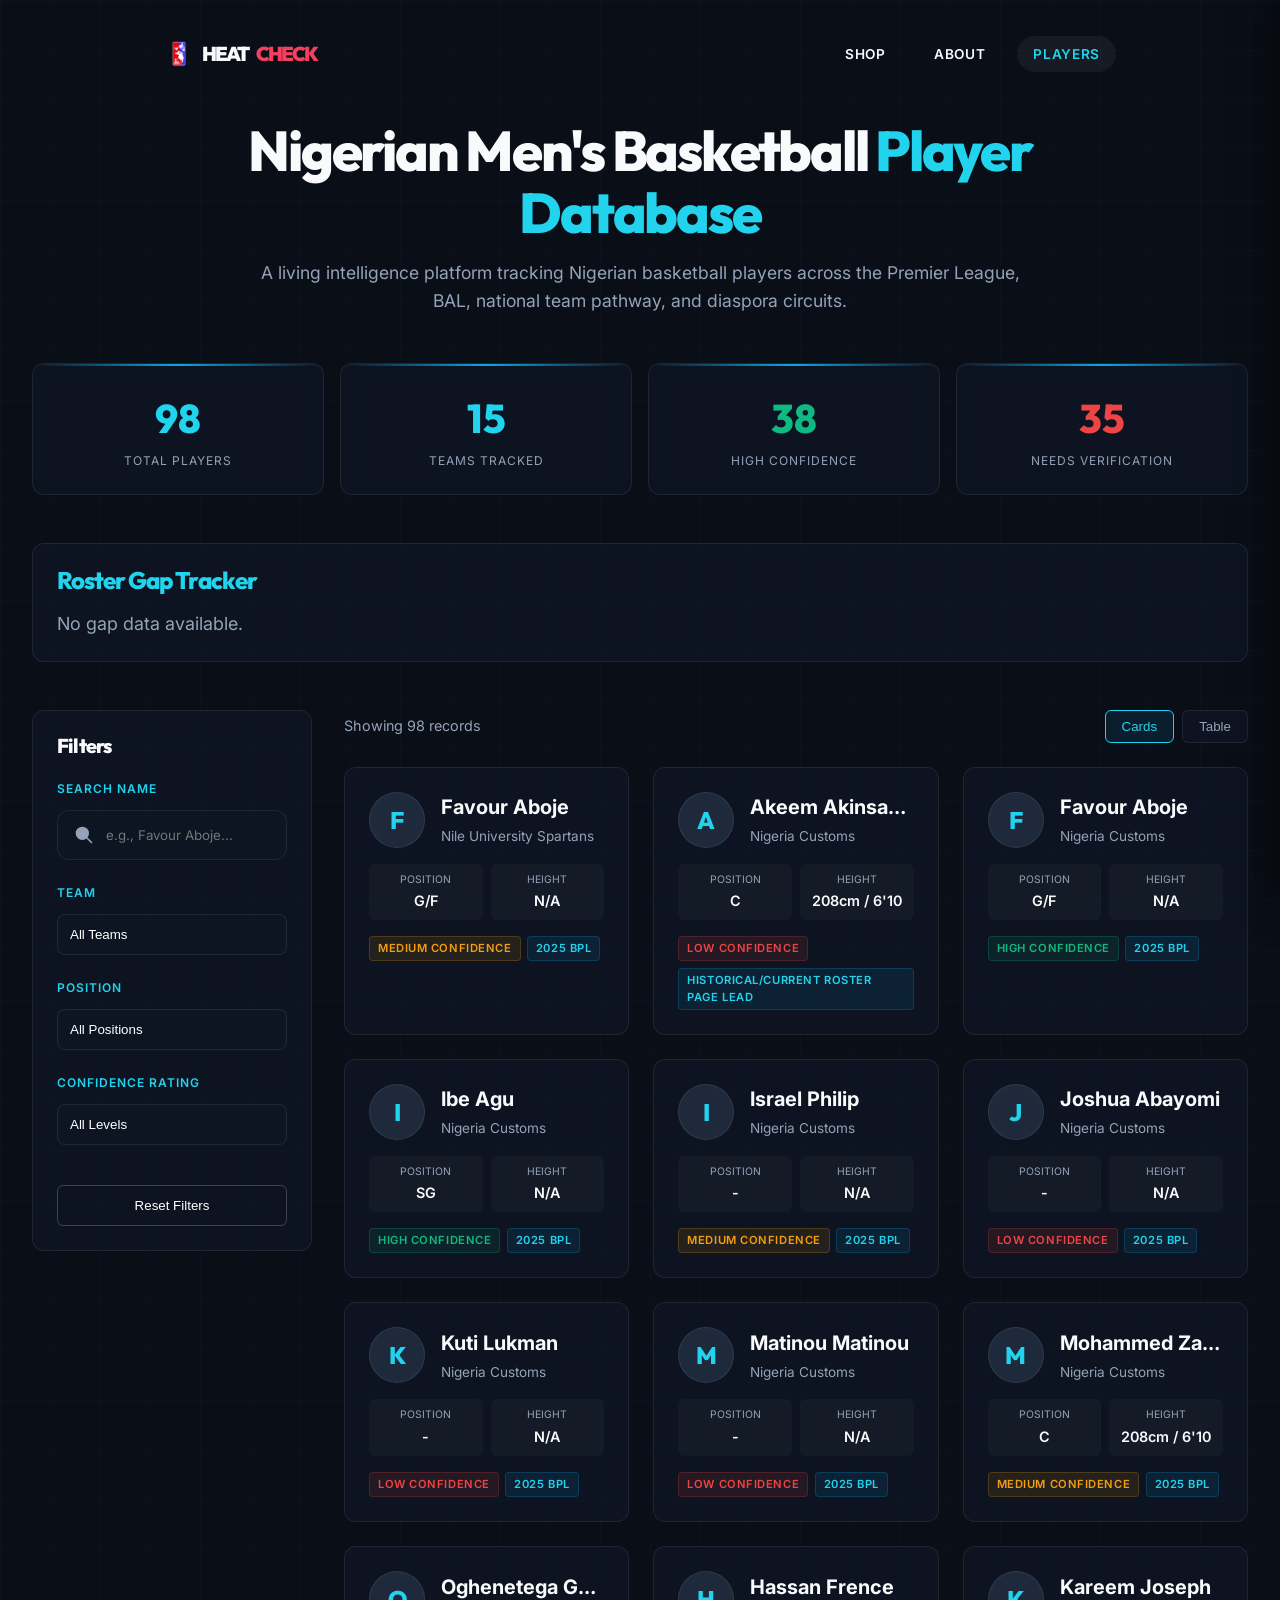
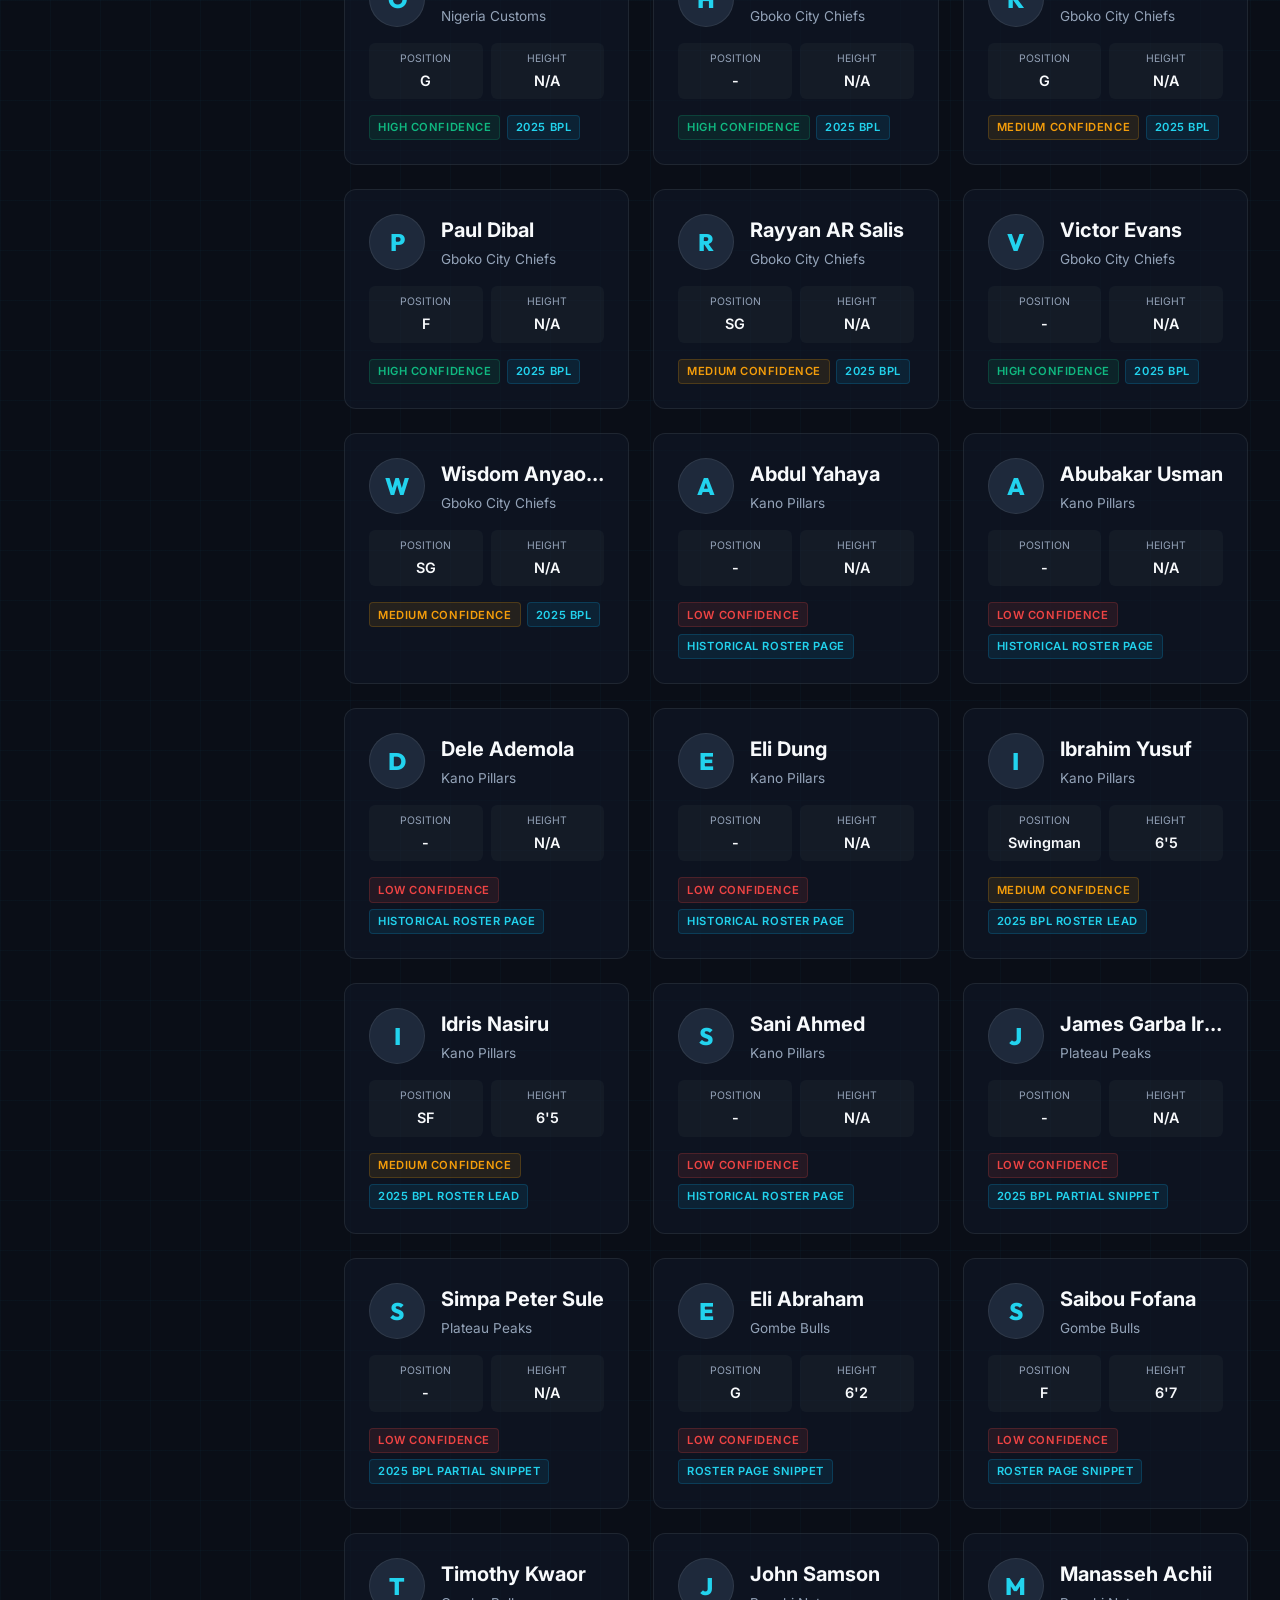
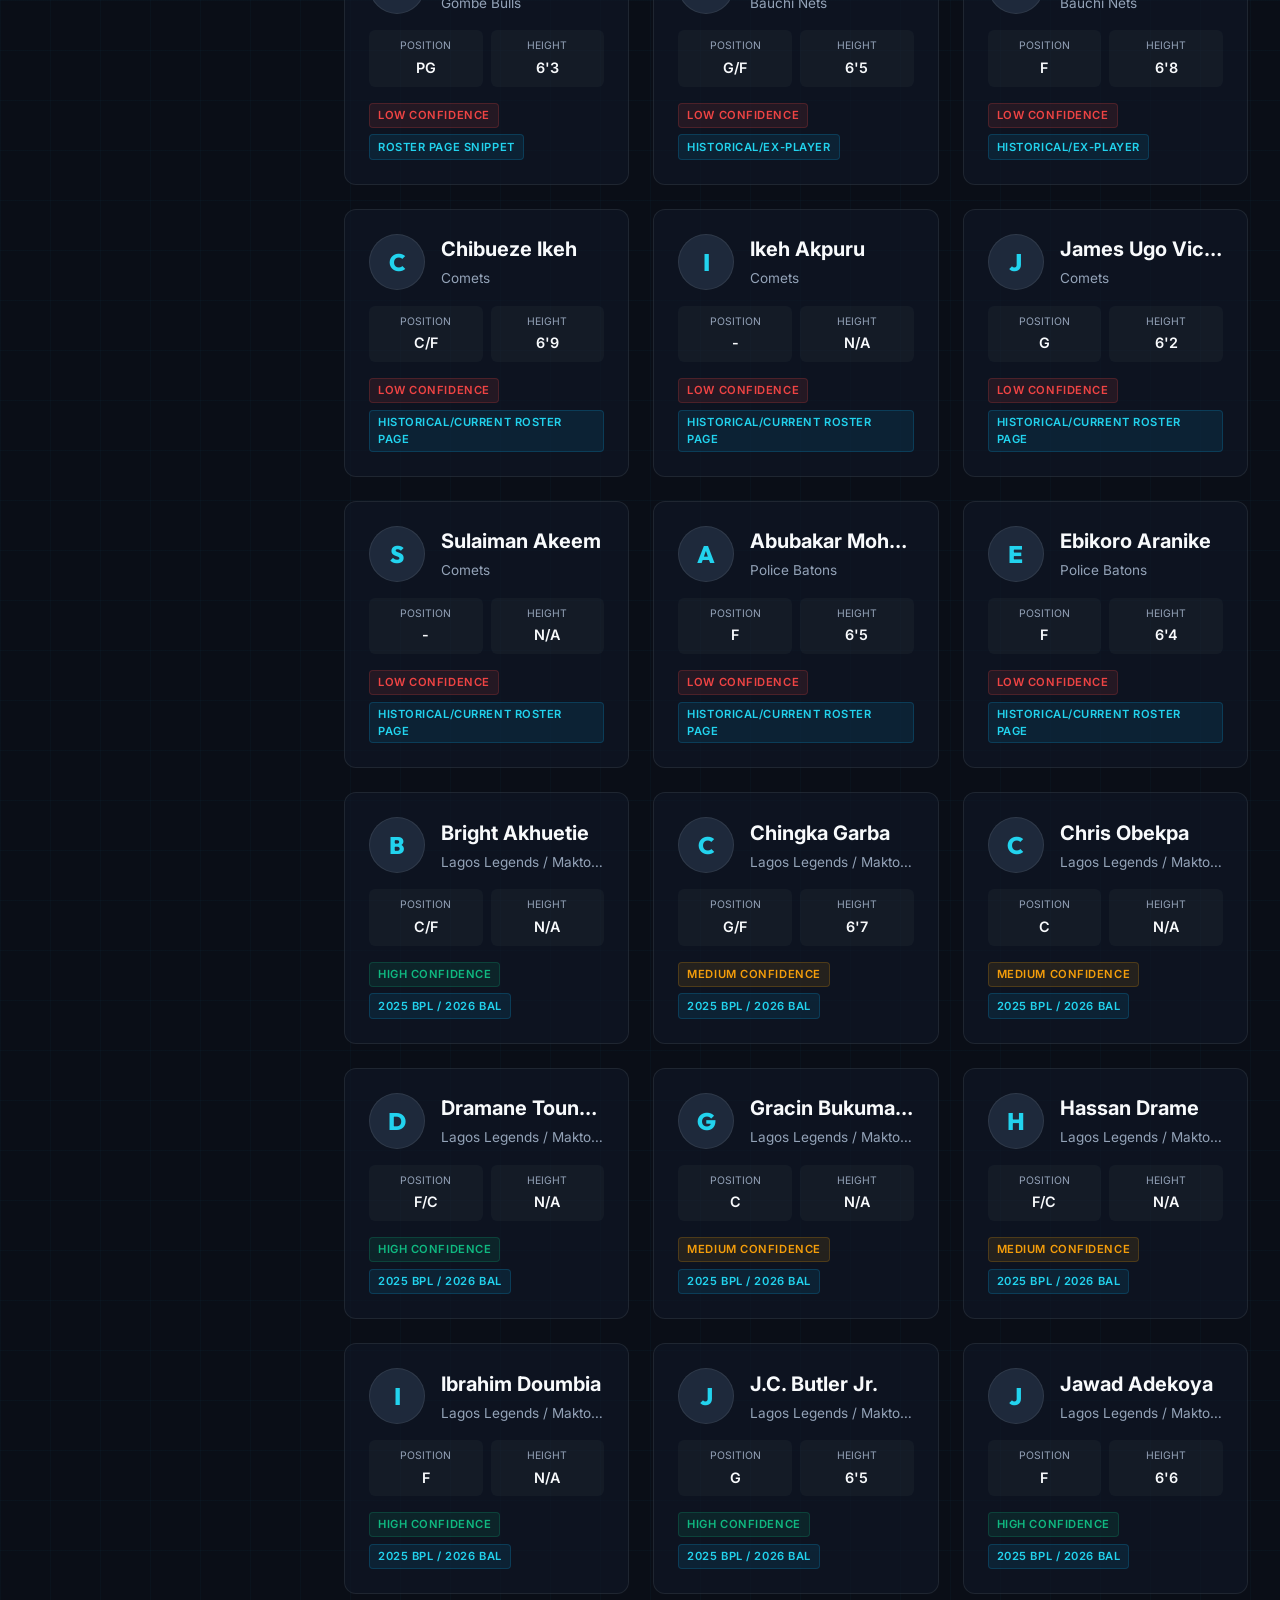
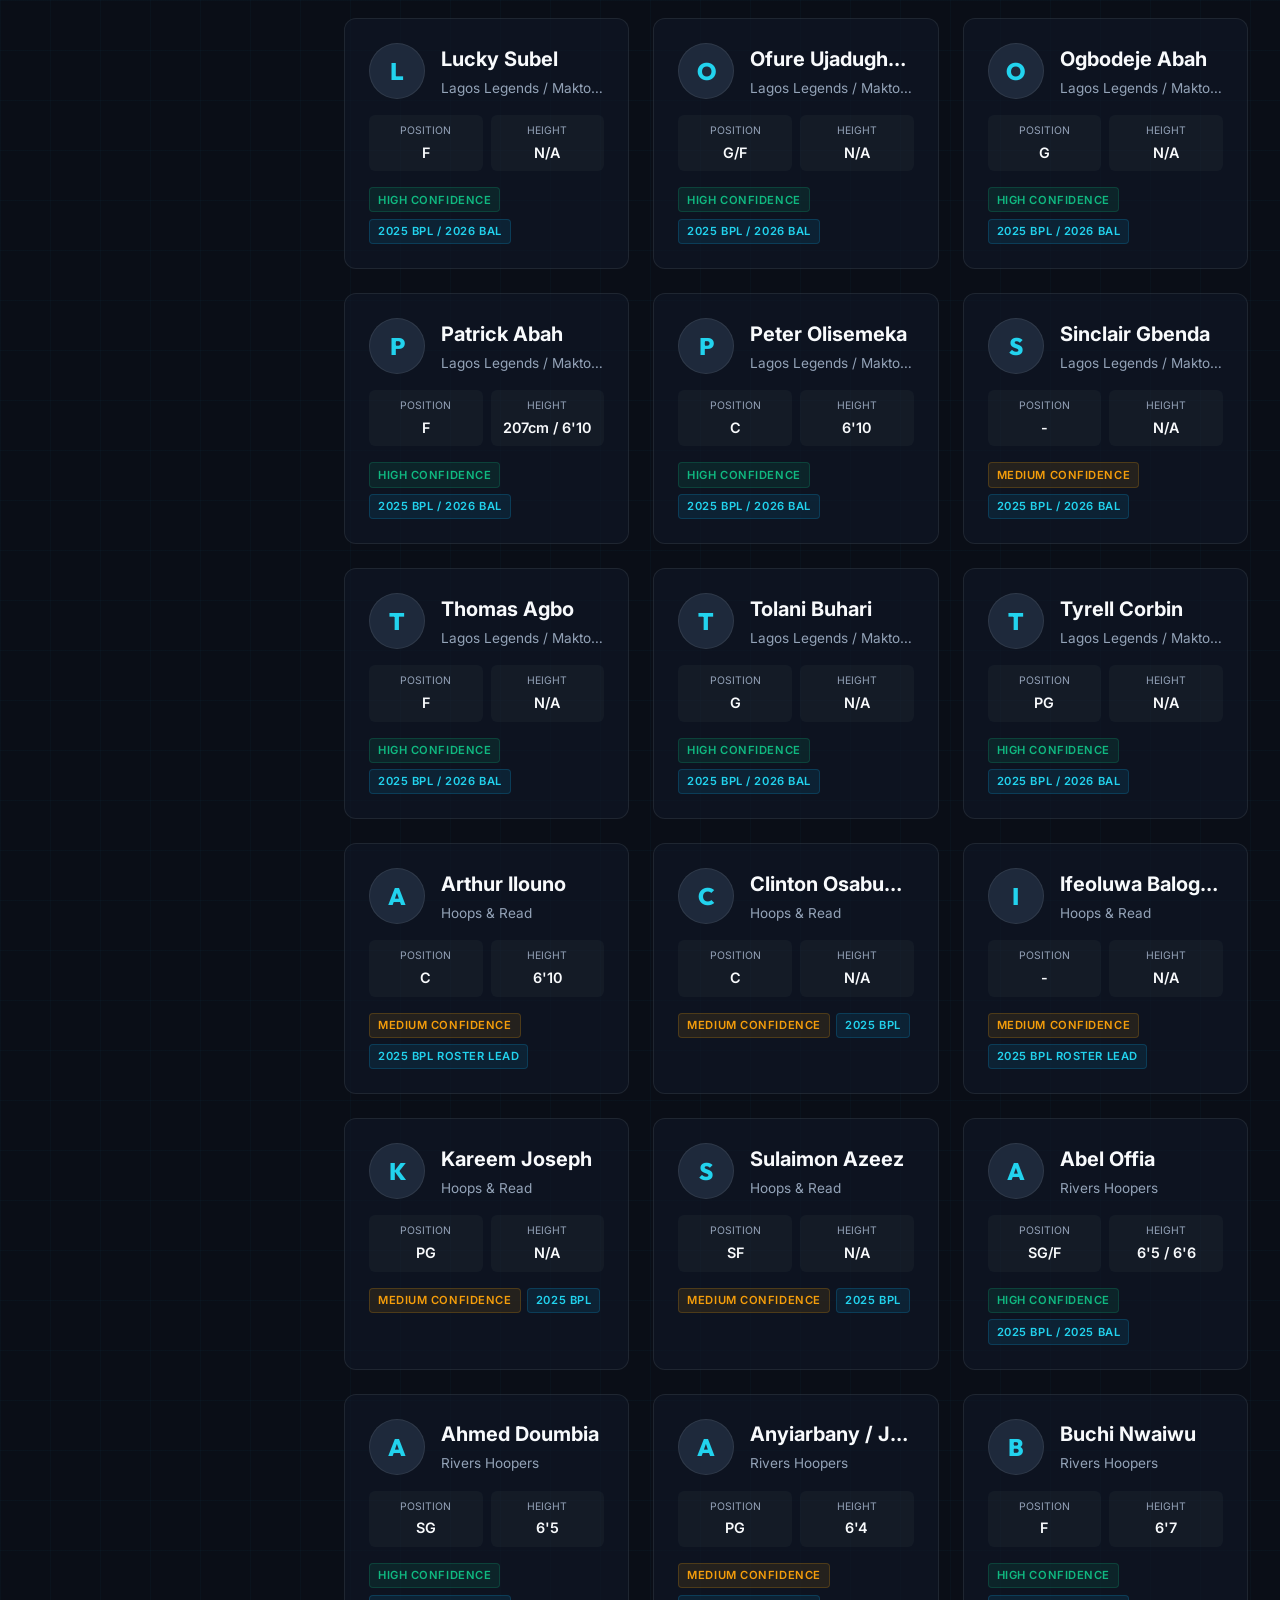
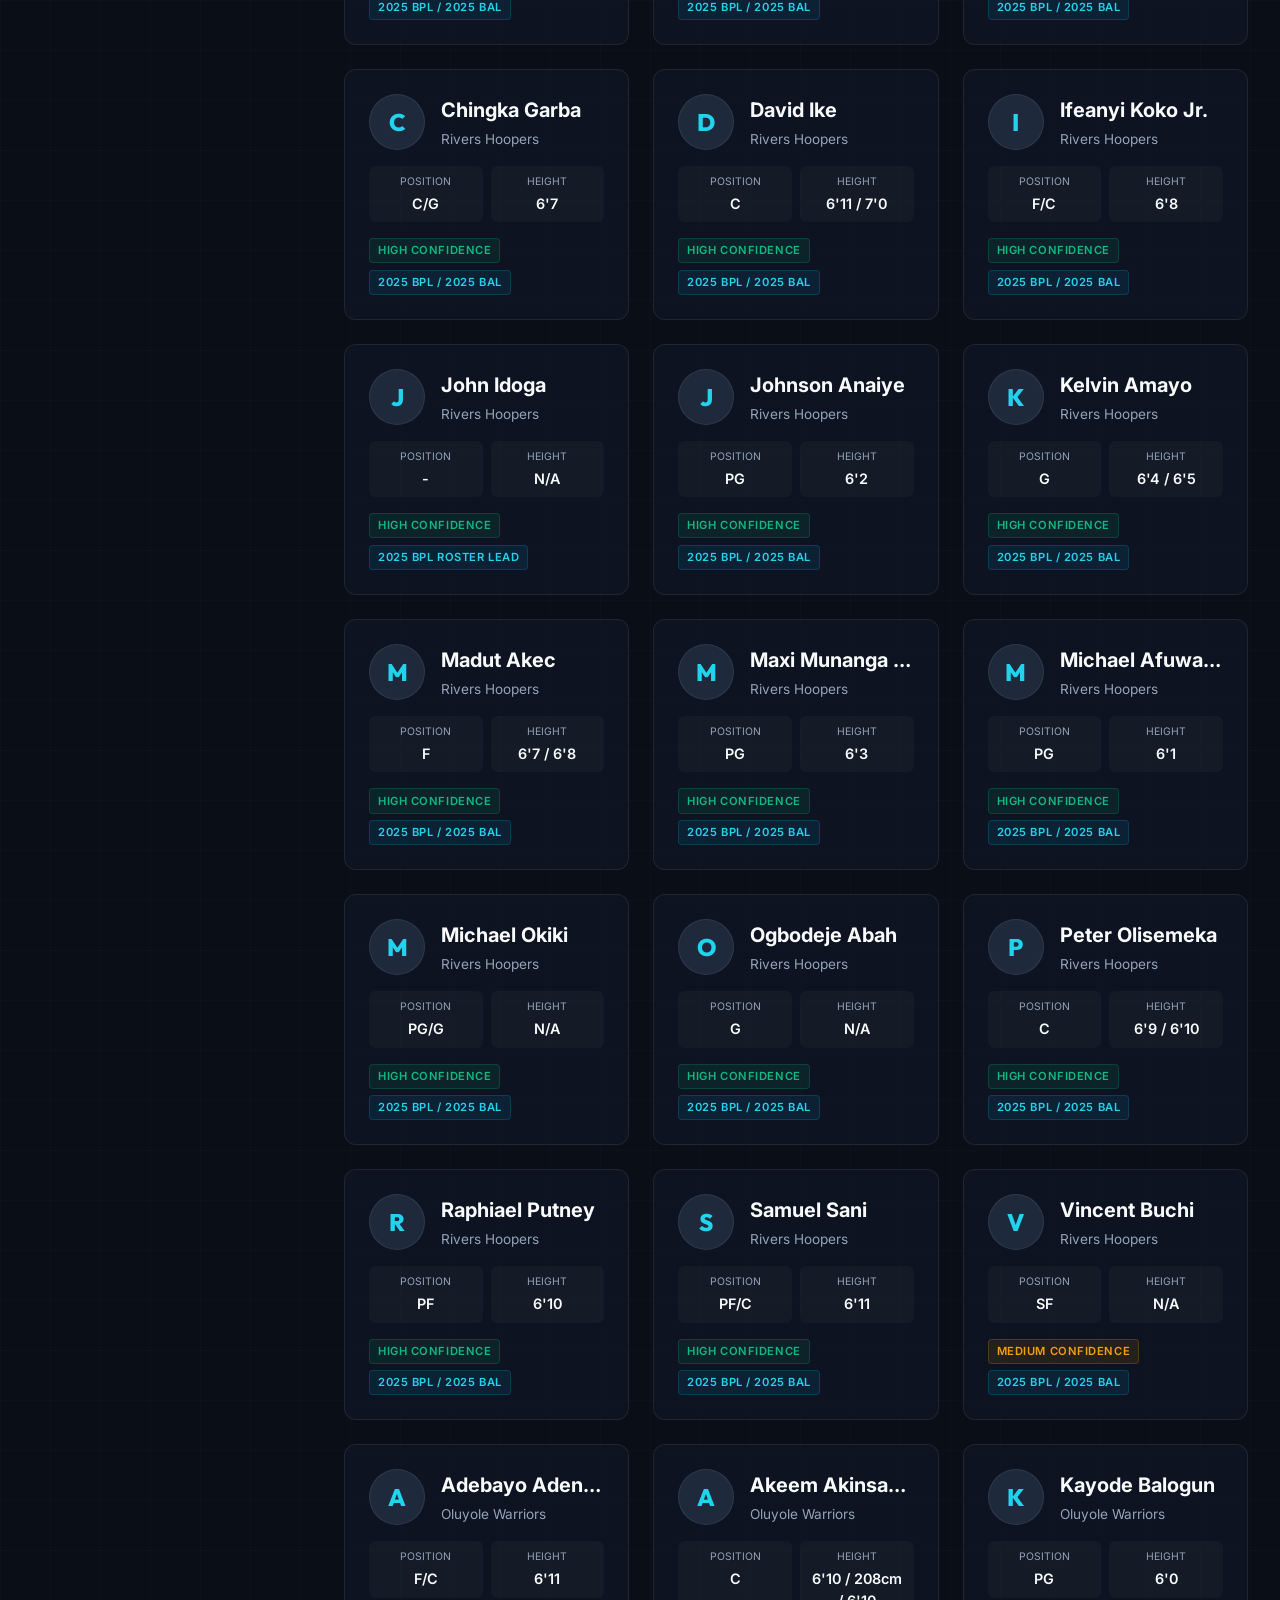
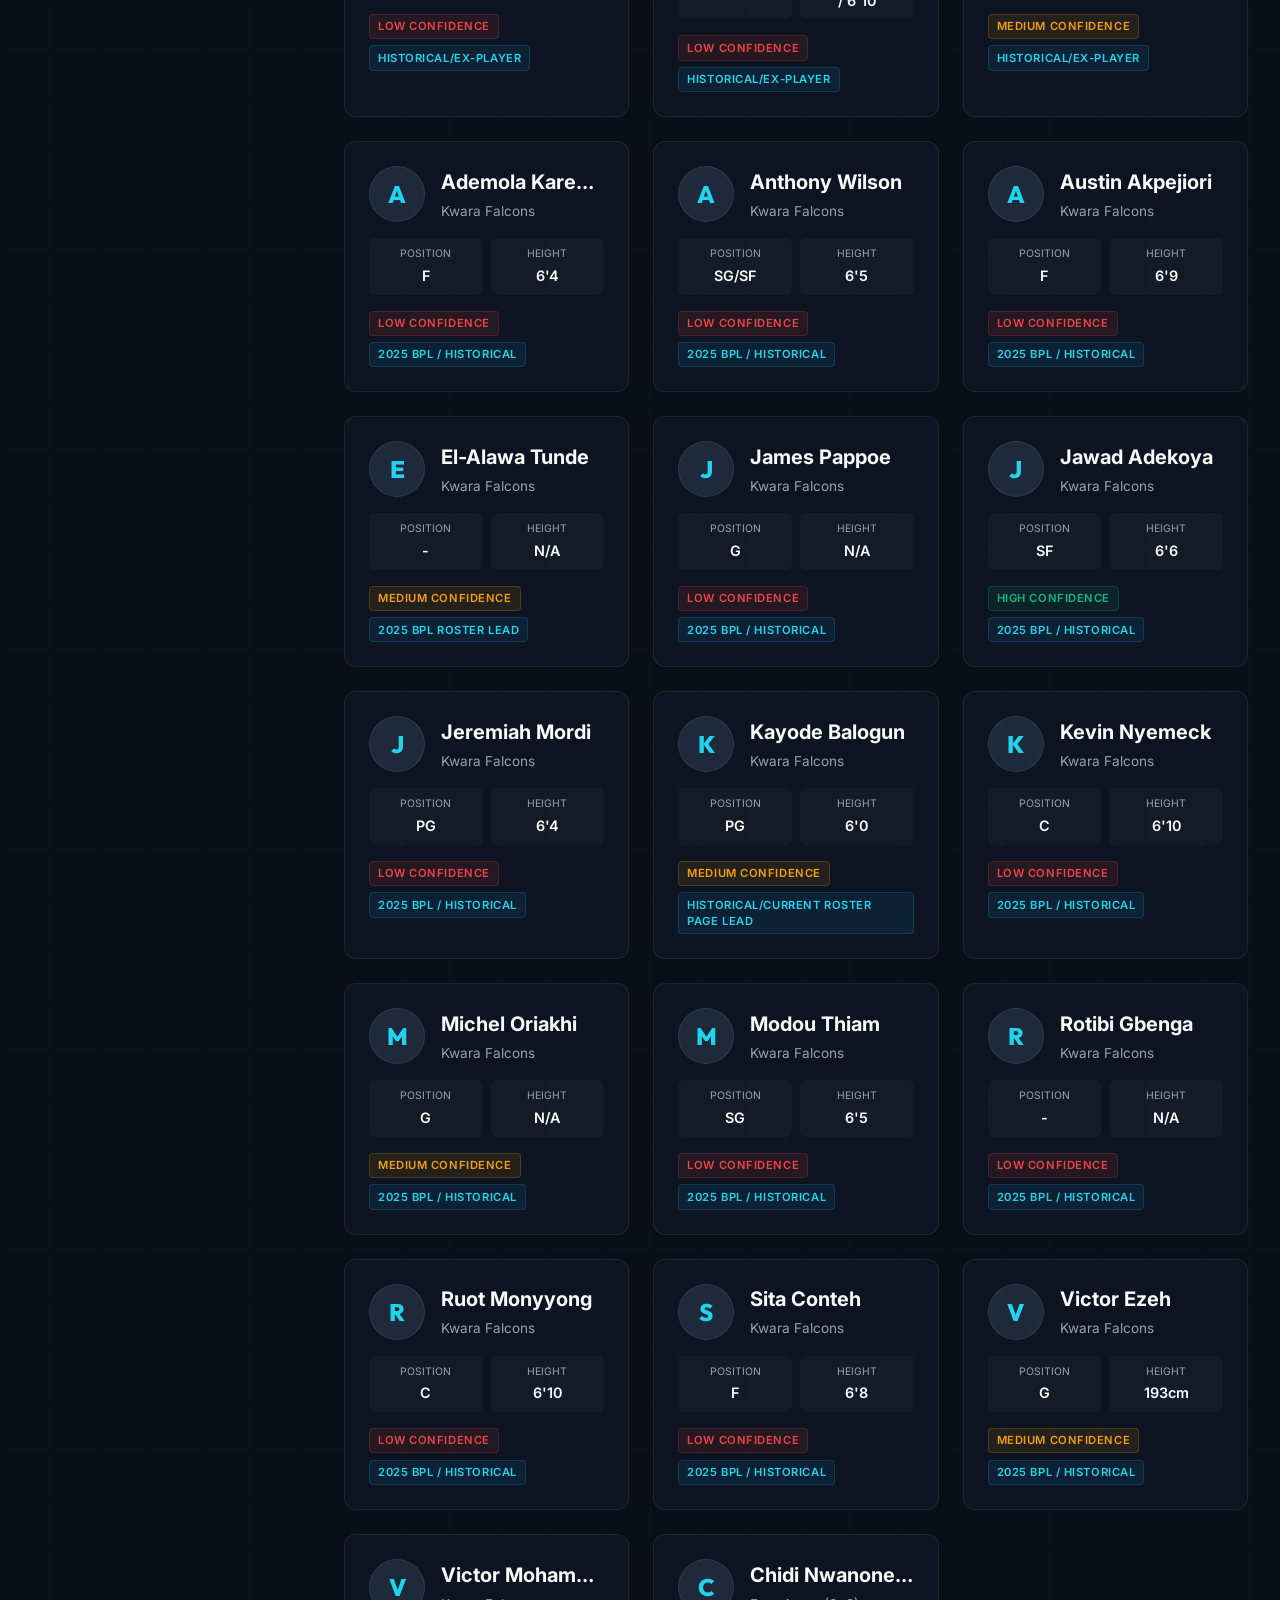
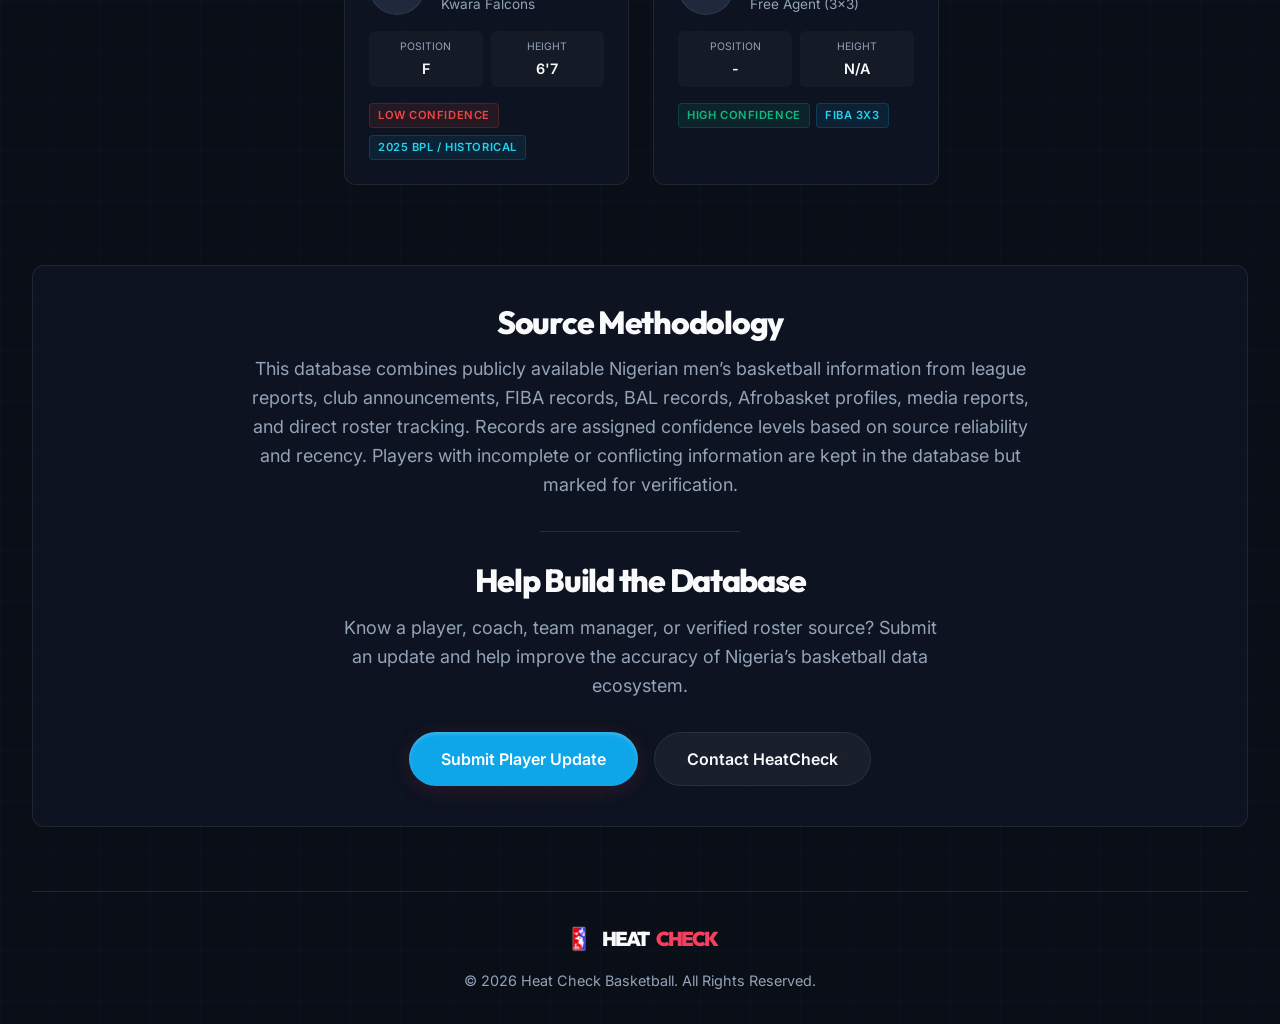
<file: database.html>
<!DOCTYPE html>
<html lang="en">
<head>
  <meta charset="UTF-8">
  <meta name="viewport" content="width=device-width, initial-scale=1.0">
  <title>HeatCheck | Nigerian Basketball Player Database</title>
  <meta name="description" content="A living intelligence platform tracking Nigerian basketball players across the Premier League, BAL, national team pathway, and diaspora circuits.">

  <link rel="preconnect" href="https://fonts.googleapis.com">
  <link rel="preconnect" href="https://fonts.gstatic.com" crossorigin>

  <!-- PWA Setup -->
  <link rel="manifest" href="manifest.json">
  <meta name="theme-color" content="#09090b">
  <link rel="apple-touch-icon" href="assets/images/logo-badge.png">

  <link href="https://fonts.googleapis.com/css2?family=Inter:wght@400;500;600;700;800;900&display=swap" rel="stylesheet">  
  <link rel="stylesheet" href="css/design-system.css?v=1.1">
  <link rel="stylesheet" href="css/database.css?v=1.1">
  <link rel="stylesheet" href="css/wizard.css?v=1.1">
</head>
<body class="db-page">

  <!-- Navigation -->
  <header class="floating-nav">
    <div class="logo"><a href="index.html" style="display:flex; align-items:center; gap:0.5rem;"><img src="assets/images/logo-badge.png" alt="HC Badge" style="height: 1.5em; width: auto; object-fit: contain;"> HEAT<span>CHECK</span></a></div>
    <button class="mobile-menu-btn" onclick="this.nextElementSibling.classList.toggle('active')">☰</button>
    <nav class="nav-links">
      <a href="shop.html">Shop</a>
      <a href="index.html#about">About</a>
      <a href="database.html" class="active" style="color: var(--db-accent-cyan);">Players</a>
    </nav>
  </header>

  <div class="container" style="margin-top: 120px;">
    
    <!-- Hero Section -->
    <div style="text-align: center; max-width: 900px; margin: 0 auto 3rem;">
      <h1 class="db-title">Nigerian Men's Basketball <span style="color: var(--db-accent-cyan);">Player Database</span></h1>
      <p class="db-subtitle">A living intelligence platform tracking Nigerian basketball players across the Premier League, BAL, national team pathway, and diaspora circuits.</p>
    </div>

    <!-- Live Stats Dashboard -->
    <div class="db-stats-grid" id="dbStatsContainer">
      <!-- Generated by JS -->
    </div>

    <!-- Roster Gap Tracker -->
    <div class="gaps-tracker">
      <h3 class="gaps-title">Roster Gap Tracker</h3>
      <div class="gaps-grid" id="gapsContainer">
        <!-- Generated by JS -->
      </div>
    </div>

    <!-- Main Database Layout -->
    <div class="db-layout">
      
      <!-- Sidebar Filters -->
      <aside class="db-sidebar">
        <div style="background: var(--db-bg-card); border: var(--db-border); border-radius: var(--db-radius); padding: 1.5rem; position: sticky; top: 100px;">
          <h3 style="font-size: 1.25rem; font-family: var(--font-display); margin-bottom: 1.5rem;">Filters</h3>
          
          <div class="filter-group">
            <label class="filter-label">Search Name</label>
            <input type="text" id="searchName" class="search-input" placeholder="e.g., Favour Aboje...">
          </div>

          <div class="filter-group">
            <label class="filter-label">Team</label>
            <select id="filterTeam" class="filter-select">
              <option value="">All Teams</option>
              <!-- Options populated via JS -->
            </select>
          </div>

          <div class="filter-group">
            <label class="filter-label">Position</label>
            <select id="filterPos" class="filter-select">
              <option value="">All Positions</option>
              <option value="PG">Point Guard (PG)</option>
              <option value="SG">Shooting Guard (SG)</option>
              <option value="G">Guard (G)</option>
              <option value="SF">Small Forward (SF)</option>
              <option value="PF">Power Forward (PF)</option>
              <option value="F">Forward (F)</option>
              <option value="C">Center (C)</option>
              <option value="G/F">Guard/Forward</option>
              <option value="F/C">Forward/Center</option>
            </select>
          </div>

          <div class="filter-group">
            <label class="filter-label">Confidence Rating</label>
            <select id="filterConfidence" class="filter-select">
              <option value="">All Levels</option>
              <option value="High">High Confidence</option>
              <option value="Medium">Medium Confidence</option>
              <option value="Low">Low / Unverified</option>
            </select>
          </div>
          
          <button id="btnResetFilters" style="width:100%; padding: 0.75rem; background: transparent; border: 1px solid rgba(255,255,255,0.2); color: white; border-radius: 6px; cursor: pointer; margin-top: 1rem;">Reset Filters</button>
        </div>
      </aside>

      <!-- Main Content Area -->
      <main class="db-main">
        <div class="db-controls">
          <div id="resultsCount" style="color: var(--db-text-muted); font-size: 0.9rem;">Loading database...</div>
          <div class="view-toggles">
            <button class="btn-view active" id="btnViewCard">Cards</button>
            <button class="btn-view" id="btnViewTable">Table</button>
          </div>
        </div>

        <!-- Cards View -->
        <div class="players-grid" id="playersGrid">
          <!-- Player Cards generated by JS -->
        </div>

        <!-- Table View -->
        <div class="players-table-wrapper" id="playersTableWrapper">
          <table class="players-table">
            <thead>
              <tr>
                <th>Player Name</th>
                <th>Team</th>
                <th>Position</th>
                <th>Height</th>
                <th>Age</th>
                <th>Confidence</th>
              </tr>
            </thead>
            <tbody id="playersTableBody">
              <!-- Rows generated by JS -->
            </tbody>
          </table>
        </div>

      </main>
    </div>

    <!-- Methodology & CTA -->
    <div style="background: var(--db-bg-card); border: var(--db-border); border-radius: var(--db-radius); padding: 2.5rem; margin-bottom: 4rem; text-align: center;">
      <h2 style="font-size: 2rem; margin-bottom: 1rem; font-family: var(--font-display);">Source Methodology</h2>
      <p style="color: var(--db-text-muted); max-width: 800px; margin: 0 auto 2rem; line-height: 1.6;">This database combines publicly available Nigerian men’s basketball information from league reports, club announcements, FIBA records, BAL records, Afrobasket profiles, media reports, and direct roster tracking. Records are assigned confidence levels based on source reliability and recency. Players with incomplete or conflicting information are kept in the database but marked for verification.</p>
      
      <div style="border-top: 1px solid rgba(255,255,255,0.1); margin: 2rem auto; max-width: 200px;"></div>
      
      <h2 style="font-size: 2rem; margin-bottom: 1rem; font-family: var(--font-display);">Help Build the Database</h2>
      <p style="color: var(--db-text-muted); max-width: 600px; margin: 0 auto 2rem; line-height: 1.6;">Know a player, coach, team manager, or verified roster source? Submit an update and help improve the accuracy of Nigeria’s basketball data ecosystem.</p>
      <div style="display: flex; gap: 1rem; justify-content: center; flex-wrap: wrap;">
        <button class="btn btn-primary" style="background: var(--db-accent-blue); color: white;" onclick="openWizard()">Submit Player Update</button>
        <button class="btn btn-secondary" onclick="window.location.href='mailto:heatcheckonline@gmail.com?subject=HeatCheck Contact'">Contact HeatCheck</button>
      </div>
    </div>

  </div>

  <!-- Footer -->
  <footer class="container" style="padding-bottom: 2rem;">
    <div style="text-align: center; border-top: 1px solid rgba(255,255,255,0.1); padding-top: 2rem;">
      <div class="logo" style="display:flex; align-items:center; justify-content:center; gap:0.5rem; margin-bottom: 1rem;"><img src="assets/images/logo-badge.png" alt="HC Badge" style="height: 1.5em; width: auto; object-fit: contain;"> HEAT<span>CHECK</span></div>
      <p style="font-size: 0.9rem; color: var(--db-text-muted);">© 2026 Heat Check Basketball. All Rights Reserved.</p>
    </div>
  </footer>

  <!-- Player Profile Drawer Overlay -->
  <div class="db-overlay" id="pdOverlay"></div>
  
  <!-- Player Profile Drawer -->
  <div class="profile-drawer" id="profileDrawer">
    <div class="pd-header">
      <button class="pd-close" id="pdClose">&times;</button>
      <div class="pd-profile-top">
        <div class="pd-avatar" id="pdAvatar">?</div>
        <div>
          <h2 class="pd-name" id="pdName">Player Name</h2>
          <div class="pd-team" id="pdTeam">Team Name</div>
          <div style="font-size: 0.85rem; color: var(--db-text-muted); margin-top: 0.25rem;" id="pdContext">Season / Context</div>
        </div>
      </div>
    </div>
    
    <div class="pd-body">
      <!-- About -->
      <div class="pd-section">
        <h3 class="pd-section-title">About Player</h3>
        <p style="color: var(--db-text-muted); line-height: 1.6; font-size: 0.95rem;" id="pdAbout">Generating profile...</p>
      </div>
      
      <!-- Metrics -->
      <div class="pd-section">
        <h3 class="pd-section-title">Verified Metrics</h3>
        <div class="pd-grid">
          <div class="pd-stat-box">
            <div class="pd-stat-lbl">Position</div>
            <div class="pd-stat-val" id="pdPos">-</div>
          </div>
          <div class="pd-stat-box">
            <div class="pd-stat-lbl">Height</div>
            <div class="pd-stat-val" id="pdHeight">-</div>
          </div>
          <div class="pd-stat-box">
            <div class="pd-stat-lbl">Age / DOB</div>
            <div class="pd-stat-val" id="pdAge">-</div>
          </div>
          <div class="pd-stat-box">
            <div class="pd-stat-lbl">Nationality</div>
            <div class="pd-stat-val" id="pdNation">Nigeria</div>
          </div>
        </div>
      </div>

      <!-- Verification -->
      <div class="pd-section">
        <h3 class="pd-section-title">Data Verification & Sources</h3>
        <div class="pd-grid" style="margin-bottom: 1rem;">
          <div class="pd-stat-box">
            <div class="pd-stat-lbl">Confidence Level</div>
            <div class="pd-stat-val" id="pdConf">-</div>
          </div>
          <div class="pd-stat-box">
            <div class="pd-stat-lbl">Data Status</div>
            <div class="pd-stat-val" id="pdStatus" style="font-size: 0.9rem;">-</div>
          </div>
        </div>
        
        <div id="pdSourceContainer" style="margin-bottom: 1rem;">
          <!-- Sources injected here -->
        </div>

        <div class="pd-notes">
          <strong>Internal Notes:</strong> <span id="pdNotes">No notes available.</span>
          <div style="margin-top: 0.75rem; padding-top: 0.75rem; border-top: 1px solid rgba(14, 165, 233, 0.2); font-size: 0.85rem; color: var(--db-accent-cyan);">
            <strong>Next Action:</strong> <span id="pdAction">None</span>
          </div>
        </div>
      </div>
      
      <button class="pd-btn" onclick="alert('Copied to clipboard!')">Copy Player Profile Link</button>
    </div>
  </div>

  <!-- Player Update Wizard Modal -->
  <div class="wizard-overlay" id="wizardOverlay">
    <div class="wizard-container">
      
      <div id="wizardMainUI">
        <div class="wizard-header">
          <button class="wizard-close" onclick="closeWizard()">&times;</button>
          <h2 class="wizard-title">Claim / Update Your Player Profile</h2>
          <p class="wizard-intro">Help us keep Nigeria’s basketball database accurate. Submit your verified player details below. Our team will review all updates before publishing them.</p>
          <div class="wizard-note">
            <svg width="16" height="16" fill="currentColor" viewBox="0 0 24 24"><path d="M12 2C6.48 2 2 6.48 2 12s4.48 10 10 10 10-4.48 10-10S17.52 2 12 2zm1 15h-2v-2h2v2zm0-4h-2V7h2v6z"/></svg>
            Personal contact details and verification documents will only be used for review and will not be displayed publicly.
          </div>
          
          <div class="progress-container">
            <div class="progress-bar-fill" id="progressFill"></div>
            <div class="step-indicator active" id="ind-1">1</div>
            <div class="step-indicator" id="ind-2">2</div>
            <div class="step-indicator" id="ind-3">3</div>
            <div class="step-indicator" id="ind-4">4</div>
            <div class="step-indicator" id="ind-5">5</div>
            <div class="step-indicator" id="ind-6">6</div>
          </div>
        </div>

        <div class="wizard-body">
          <form id="playerUpdateForm">
            <!-- STEP 1 -->
            <div class="wizard-step active" id="step-1">
              <h3 class="step-title">Basic Info</h3>
              <div class="form-grid">
                <div class="form-group">
                  <label class="form-label">Full Name <span class="req">*</span></label>
                  <input type="text" class="form-input" id="wu_fullname" placeholder="Enter your full legal name" required>
                  <div class="error-msg">Required</div>
                </div>
                <div class="form-group">
                  <label class="form-label">Known As / Nickname</label>
                  <input type="text" class="form-input" id="wu_nickname" placeholder="Example: Big Mike, KD, Captain">
                </div>
                <div class="form-group">
                  <label class="form-label">Date of Birth <span class="req">*</span></label>
                  <input type="date" class="form-input" id="wu_dob" required>
                  <div class="error-msg">Required</div>
                </div>
                <div class="form-group">
                  <label class="form-label">Nationality</label>
                  <input type="text" class="form-input" id="wu_nationality" value="Nigeria">
                </div>
                <div class="form-group">
                  <label class="form-label">State of Origin</label>
                  <input type="text" class="form-input" id="wu_state" placeholder="Optional">
                </div>
                <div class="form-group">
                  <label class="form-label">City / Current Location</label>
                  <input type="text" class="form-input" id="wu_city" placeholder="Lagos, Abuja, Port Harcourt, etc.">
                </div>
                <div class="form-group">
                  <label class="form-label">Email Address <span class="req">*</span></label>
                  <input type="email" class="form-input" id="wu_email" placeholder="you@example.com" required>
                  <div class="error-msg">Valid email required</div>
                </div>
                <div class="form-group">
                  <label class="form-label">Phone Number / WhatsApp <span class="req">*</span></label>
                  <input type="tel" class="form-input" id="wu_phone" placeholder="+234..." required>
                  <div class="error-msg">Required</div>
                </div>
                <div class="form-group full">
                  <label class="form-label">Instagram Handle</label>
                  <input type="text" class="form-input" id="wu_ig" placeholder="@yourhandle">
                </div>
              </div>
            </div>

            <!-- STEP 2 -->
            <div class="wizard-step" id="step-2">
              <h3 class="step-title">Basketball Profile</h3>
              <div class="form-grid">
                <div class="form-group">
                  <label class="form-label">Primary Position <span class="req">*</span></label>
                  <select class="form-select" id="wu_pos_1" required>
                    <option value="">Select...</option>
                    <option value="Point Guard">Point Guard</option>
                    <option value="Shooting Guard">Shooting Guard</option>
                    <option value="Small Forward">Small Forward</option>
                    <option value="Power Forward">Power Forward</option>
                    <option value="Center">Center</option>
                    <option value="Combo Guard">Combo Guard</option>
                    <option value="Wing">Wing</option>
                    <option value="Forward">Forward</option>
                    <option value="Big">Big</option>
                  </select>
                  <div class="error-msg">Required</div>
                </div>
                <div class="form-group">
                  <label class="form-label">Secondary Position</label>
                  <select class="form-select" id="wu_pos_2">
                    <option value="">Select...</option>
                    <option value="Point Guard">Point Guard</option>
                    <option value="Shooting Guard">Shooting Guard</option>
                    <option value="Small Forward">Small Forward</option>
                    <option value="Power Forward">Power Forward</option>
                    <option value="Center">Center</option>
                    <option value="Combo Guard">Combo Guard</option>
                    <option value="Wing">Wing</option>
                    <option value="Forward">Forward</option>
                    <option value="Big">Big</option>
                  </select>
                </div>
                <div class="form-group">
                  <label class="form-label">Height <span class="req">*</span></label>
                  <input type="text" class="form-input" id="wu_height" placeholder="Example: 6'5 / 196cm" required>
                  <div class="error-msg">Required</div>
                </div>
                <div class="form-group">
                  <label class="form-label">Weight</label>
                  <input type="text" class="form-input" id="wu_weight" placeholder="Example: 92kg">
                </div>
                <div class="form-group full">
                  <label class="form-label">Dominant Hand</label>
                  <select class="form-select" id="wu_hand">
                    <option value="">Select...</option>
                    <option value="Right">Right</option>
                    <option value="Left">Left</option>
                    <option value="Both">Both</option>
                  </select>
                </div>
                <div class="form-group full">
                  <label class="form-label">Playing Style / Role (Select up to 3)</label>
                  <div class="chip-group" id="chipGroupRole">
                    <div class="chip" data-val="Scorer">Scorer</div>
                    <div class="chip" data-val="Shooter">Shooter</div>
                    <div class="chip" data-val="Playmaker">Playmaker</div>
                    <div class="chip" data-val="Defender">Defender</div>
                    <div class="chip" data-val="Rebounder">Rebounder</div>
                    <div class="chip" data-val="Rim Protector">Rim Protector</div>
                    <div class="chip" data-val="Slasher">Slasher</div>
                    <div class="chip" data-val="Stretch Big">Stretch Big</div>
                    <div class="chip" data-val="Athletic Finisher">Athletic Finisher</div>
                    <div class="chip" data-val="Floor General">Floor General</div>
                    <div class="chip" data-val="3&D">3&D</div>
                    <div class="chip" data-val="Two-Way Player">Two-Way Player</div>
                  </div>
                </div>
              </div>
            </div>

            <!-- STEP 3 -->
            <div class="wizard-step" id="step-3">
              <h3 class="step-title">Team & Career</h3>
              <div class="form-grid">
                <div class="form-group">
                  <label class="form-label">Current Team / Club <span class="req">*</span></label>
                  <input type="text" class="form-input" id="wu_team" placeholder="Example: Rivers Hoopers" required>
                  <div class="error-msg">Required</div>
                </div>
                <div class="form-group">
                  <label class="form-label">Current League / Competition <span class="req">*</span></label>
                  <select class="form-select" id="wu_league" required>
                    <option value="">Select...</option>
                    <option value="BPL">Nigerian Basketball Premier League / BPL</option>
                    <option value="Division 1">Division 1</option>
                    <option value="Division 2">Division 2</option>
                    <option value="BAL">BAL</option>
                    <option value="Road to BAL">Road to BAL</option>
                    <option value="University">University Basketball</option>
                    <option value="Academy">Private Academy</option>
                    <option value="Overseas">Overseas League</option>
                    <option value="Free Agent">Free Agent</option>
                    <option value="Other">Other</option>
                  </select>
                  <div class="error-msg">Required</div>
                </div>
                <div class="form-group">
                  <label class="form-label">Conference</label>
                  <select class="form-select" id="wu_conference">
                    <option value="">Select...</option>
                    <option value="Atlantic">Atlantic Conference</option>
                    <option value="Savannah">Savannah Conference</option>
                    <option value="Not Sure">Not Sure</option>
                    <option value="N/A">Not Applicable</option>
                  </select>
                </div>
                <div class="form-group">
                  <label class="form-label">Current Status <span class="req">*</span></label>
                  <select class="form-select" id="wu_status" required>
                    <option value="">Select...</option>
                    <option value="Active">Active</option>
                    <option value="Injured">Injured</option>
                    <option value="Free Agent">Free Agent</option>
                    <option value="Retired">Retired</option>
                    <option value="Unsure">Unsure</option>
                  </select>
                  <div class="error-msg">Required</div>
                </div>
                <div class="form-group full">
                  <label class="form-label">Jersey Number</label>
                  <input type="text" class="form-input" id="wu_jersey" placeholder="Optional">
                </div>
                <div class="form-group full">
                  <label class="form-label">Previous Teams Played For</label>
                  <textarea class="form-textarea" id="wu_prev_teams" placeholder="List previous teams, seasons, and leagues if possible. Example: Lagos Legends — 2025 NPBL, Kwara Falcons — 2024 NPBL"></textarea>
                </div>
                
                <div class="form-group full">
                  <label class="form-label">National Team Experience</label>
                  <div class="chip-group" id="chipGroupNational">
                    <div class="chip" data-val="Senior">D’Tigers Senior Team</div>
                    <div class="chip" data-val="Camp">D’Tigers Training Camp</div>
                    <div class="chip" data-val="U18">Nigeria U18</div>
                    <div class="chip" data-val="U16">Nigeria U16</div>
                    <div class="chip" data-val="University">University National Team</div>
                    <div class="chip" data-val="3x3">3x3 National Team</div>
                    <div class="chip" data-val="None">No National Team Experience</div>
                  </div>
                </div>
                <div class="form-group full">
                  <label class="form-label">BAL / Continental Experience</label>
                  <div class="chip-group" id="chipGroupBal">
                    <div class="chip" data-val="BAL">BAL</div>
                    <div class="chip" data-val="RoadToBAL">Road to BAL</div>
                    <div class="chip" data-val="FIBA_Africa">FIBA Africa Club Competition</div>
                    <div class="chip" data-val="None">None</div>
                  </div>
                </div>
              </div>
            </div>

            <!-- STEP 4 -->
            <div class="wizard-step" id="step-4">
              <h3 class="step-title">Stats & Achievements</h3>
              <div class="form-grid">
                <div class="form-group full">
                  <label class="form-label">Latest Season Stats Overview</label>
                  <textarea class="form-textarea" id="wu_stats_overview" placeholder="Example: 12.4 PPG, 5.1 RPG, 3.2 APG, 1.5 SPG, 45% FG" style="min-height:60px;"></textarea>
                </div>
                <div class="form-group"><label class="form-label">Games Played</label><input type="number" class="form-input" id="wu_gp"></div>
                <div class="form-group"><label class="form-label">Points Per Game</label><input type="number" step="0.1" class="form-input" id="wu_ppg"></div>
                <div class="form-group"><label class="form-label">Rebounds Per Game</label><input type="number" step="0.1" class="form-input" id="wu_rpg"></div>
                <div class="form-group"><label class="form-label">Assists Per Game</label><input type="number" step="0.1" class="form-input" id="wu_apg"></div>
                <div class="form-group"><label class="form-label">Steals / Blocks Per Game</label><input type="text" class="form-input" id="wu_def" placeholder="Example: 1.2 SPG / 0.5 BPG"></div>
                <div class="form-group"><label class="form-label">FG / 3PT / FT %</label><input type="text" class="form-input" id="wu_pct" placeholder="Example: 45 / 33 / 80"></div>
                
                <div class="form-group full">
                  <label class="form-label">Career Highlights / Achievements</label>
                  <textarea class="form-textarea" id="wu_highlights" placeholder="Example: 2025 BPL Champion, Final Four MVP, BAL participant, All-Star selection"></textarea>
                </div>
                <div class="form-group full">
                  <label class="form-label">Links to Stats / Proof</label>
                  <textarea class="form-textarea" id="wu_proof_links" placeholder="Afrobasket, FIBA, BAL, club post, article, Instagram post, YouTube link (One per line)"></textarea>
                </div>
              </div>
            </div>

            <!-- STEP 5 -->
            <div class="wizard-step" id="step-5">
              <h3 class="step-title">Media & Proof</h3>
              <div class="form-grid">
                
                <div class="form-group">
                  <label class="form-label">Profile Photo (JPG/PNG)</label>
                  <label class="file-upload">
                    <input type="file" accept="image/*" id="wu_file_profile">
                    <div class="file-icon">📷</div>
                    <div class="file-text">Click to upload</div>
                    <div class="file-name" id="fname_profile"></div>
                  </label>
                </div>
                <div class="form-group">
                  <label class="form-label">Verification Doc (ID/License)</label>
                  <label class="file-upload">
                    <input type="file" accept="image/*,.pdf" id="wu_file_id">
                    <div class="file-icon">📄</div>
                    <div class="file-text">Click to upload</div>
                    <div class="file-name" id="fname_id"></div>
                  </label>
                  <span class="form-helper">Never published. For verification only.</span>
                </div>
                
                <div class="form-group full">
                  <label class="form-label">Highlight Video Link</label>
                  <input type="url" class="form-input" id="wu_video" placeholder="YouTube, Instagram, Hudl, Google Drive, etc.">
                </div>

                <div class="form-group full">
                  <label class="form-label">What part of your profile needs correction?</label>
                  <div class="chip-group" id="chipGroupCorrection">
                    <div class="chip" data-val="Name">Name</div>
                    <div class="chip" data-val="Age">Age / DOB</div>
                    <div class="chip" data-val="Height">Height</div>
                    <div class="chip" data-val="Position">Position</div>
                    <div class="chip" data-val="Team">Team</div>
                    <div class="chip" data-val="Stats">Stats</div>
                    <div class="chip" data-val="Photo">Photo</div>
                    <div class="chip" data-val="History">Career history</div>
                    <div class="chip" data-val="Other">Other</div>
                  </div>
                </div>

                <div class="form-group full">
                  <label class="form-label">Describe the update <span class="req">*</span></label>
                  <textarea class="form-textarea" id="wu_desc" placeholder="Tell us exactly what should be changed or added in the database." required></textarea>
                  <div class="error-msg">Required</div>
                </div>

                <div class="form-group">
                  <label class="form-label">Name of Coach / Official for Verification</label>
                  <input type="text" class="form-input" id="wu_coach_name">
                </div>
                <div class="form-group">
                  <label class="form-label">Coach / Official Contact</label>
                  <input type="text" class="form-input" id="wu_coach_contact" placeholder="Phone or Email">
                </div>
              </div>
            </div>

            <!-- STEP 6 -->
            <div class="wizard-step" id="step-6">
              <h3 class="step-title">Review & Submit</h3>
              <p class="wizard-intro" style="color:var(--db-accent-orange);">Please confirm your information is accurate before submitting. False or unverifiable information may be rejected.</p>
              
              <div class="review-block" id="reviewBlock">
                <!-- Generated by JS -->
              </div>

              <div class="checkbox-group">
                <input type="checkbox" id="wu_chk_accuracy" required>
                <label for="wu_chk_accuracy" class="checkbox-label">I confirm that the information submitted is accurate to the best of my knowledge and I give HeatCheck permission to review, verify, and publish relevant basketball profile information on the Nigerian Basketball Player Database.</label>
              </div>
              <div class="checkbox-group">
                <input type="checkbox" id="wu_chk_privacy" required>
                <label for="wu_chk_privacy" class="checkbox-label">I understand that personal contact details and verification documents will not be publicly displayed.</label>
              </div>
              <div class="error-msg" id="submitErrorMsg" style="font-size:1rem; margin-bottom:1rem;">Please agree to the terms to submit.</div>
            </div>

          </form>
        </div>

        <div class="wizard-footer">
          <button class="btn-wizard btn-back" id="btnWizBack" disabled>Back</button>
          <button class="btn-wizard btn-next" id="btnWizNext">Next Step</button>
          <button class="btn-wizard btn-submit" id="btnWizSubmit">Submit Profile Update</button>
        </div>
      </div>

      <!-- Success UI -->
      <div class="success-state" id="wizardSuccessUI">
        <div class="success-icon">✓</div>
        <h2 class="success-title">Update Submitted</h2>
        <p class="success-msg">Thank you! Your profile update has been securely received. The HeatCheck team will review your information and verify the details before publishing it to the database.</p>
        <button class="btn-wizard btn-next" onclick="closeWizard()" style="margin-bottom: 1rem;">Back to Player Database</button>
        <button class="btn-wizard btn-back" onclick="resetWizard()">Submit Another Update</button>
      </div>

    </div>
  </div>

  <script src="js/data.js?v=1.1"></script>
  <script src="js/database.js?v=1.1"></script>
  <script src="js/update-form.js?v=1.1"></script>
  <script>
    // Register Service Worker for PWA
    if ('serviceWorker' in navigator) {
      window.addEventListener('load', () => {
        navigator.serviceWorker.register('/sw.js');
      });
    }
  </script>
</body>
</html>
</file>
<file: css/design-system.css>
/* =========================================================
   HEAT CHECK - DESIGN SYSTEM (LIGHT THEME)
   ========================================================= */

@import url('https://fonts.googleapis.com/css2?family=Inter:wght@300;400;500;600;800;900&family=Outfit:wght@300;400;600;700;900&family=Anton&display=swap');

:root {
  /* Color Palette */
  --bg-dark: #09090b;
  --bg-surface: #121214;
  --bg-surface-light: #18181b;
  --bg-surface-gradient: linear-gradient(145deg, #18181b 0%, #09090b 100%);
  
  --text-primary: #f8fafc;
  --text-secondary: #94a3b8;
  --text-muted: #64748b;
  
  --accent-blue: #3b82f6; 
  --accent-blue-glow: rgba(59, 130, 246, 0.15);
  
  --accent-red: #f43f5e; 
  --accent-red-glow: rgba(244, 63, 94, 0.15);
  
  --accent-white: #ffffff;
  --accent-orange: #f97316;
  
  /* Borders & Shadows */
  --border-subtle: 1px solid rgba(255, 255, 255, 0.08);
  --border-highlight: 1px solid rgba(255, 255, 255, 0.15);
  --shadow-premium: inset 0px 1px 1px rgba(255, 255, 255, 0.05), 0 20px 40px rgba(0, 0, 0, 0.5);

  /* Typography */
  --font-display: 'Outfit', sans-serif;
  --font-body: 'Inter', sans-serif;
  --font-athletic: 'Anton', sans-serif;

  /* Spacing */
  --space-xs: 0.5rem;
  --space-sm: 1rem;
  --space-md: 2rem;
  --space-lg: 4rem;
  --space-xl: 6rem;
  --space-xxl: 8rem;

  /* Border Radius */
  --radius-sm: 8px;
  --radius-md: 16px;
  --radius-lg: 32px;
  --radius-xl: 48px;
  --radius-pill: 999px;

  /* Easing */
  --ease-cinematic: cubic-bezier(0.16, 1, 0.3, 1);
  --ease-spring: cubic-bezier(0.175, 0.885, 0.32, 1.05);
}

* {
  margin: 0;
  padding: 0;
  box-sizing: border-box;
}

html {
  scroll-behavior: smooth;
  font-size: 16px;
}

/* Navigation */
.floating-nav {
  position: fixed; top: 24px; left: 50%; transform: translateX(-50%);
  background: transparent; padding: 0.75rem 1.5rem;
  display: flex; justify-content: space-between; align-items: center;
  width: calc(100% - 48px); max-width: 1000px; z-index: 1000;
}
.logo { font-family: var(--font-display); font-size: 1.25rem; font-weight: 900; letter-spacing: -2px; }
.logo a { color: var(--text-primary); text-decoration: none; }
.logo span { color: var(--accent-red); }

.nav-links { display: flex; gap: var(--space-sm); align-items: center; }
.nav-links a { 
  color: var(--text-primary); text-decoration: none; font-size: 0.85rem; 
  font-weight: 600; text-transform: uppercase; letter-spacing: 0.05em;
  padding: 0.5rem 1rem; border-radius: var(--radius-pill); transition: all 0.3s ease;
}
.nav-links a:hover, .nav-links a.active { 
  background: rgba(255,255,255,0.05); color: var(--accent-red); 
}

.mobile-menu-btn {
  display: none; background: transparent; border: none; color: white;
  font-size: 1.5rem; cursor: pointer; padding: 0.5rem;
}

@media (max-width: 768px) {
  .floating-nav { 
    top: 0; left: 0; transform: none; width: 100%; max-width: 100%;
    padding: 1rem; border-radius: 0; background: transparent;
    border-bottom: none;
  }
  .mobile-menu-btn { display: block; }
  .nav-links { 
    display: none; position: absolute; top: 100%; left: 0; width: 100%;
    background: rgba(10, 14, 23, 0.98); flex-direction: column; 
    padding: 1rem; gap: 0.5rem; border-bottom: var(--border-subtle);
  }
  .nav-links.active { display: flex; }
  .nav-links a { width: 100%; text-align: center; padding: 1rem; }
}

body {
  background-color: var(--bg-dark);
  color: var(--text-primary);
  font-family: var(--font-body);
  line-height: 1.5;
  overflow-x: hidden;
  -webkit-font-smoothing: antialiased;
}

/* =========================================================
   PARALLAX OVERLAYS (Black Screen Effect)
   ========================================================= */
.parallax-section {
  position: relative;
}
.parallax-overlay {
  position: absolute;
  inset: 0;
  background: rgba(9, 9, 11, 0.85); /* Heavy dark tint matching hero */
  z-index: 1;
}
.parallax-section > .container {
  position: relative;
  z-index: 2;
}

/* =========================================================
   TYPOGRAPHY
   ========================================================= */

h1, h2, h3, h4, h5, h6 {
  font-family: var(--font-display);
  font-weight: 800; /* Bolder editorial scale */
  line-height: 1.05;
  letter-spacing: -0.04em; /* Tighter tracking for bold modern look */
  color: var(--text-primary);
}

h1 { font-size: clamp(3.5rem, 8vw, 7rem); }
h2 { font-size: clamp(2.5rem, 5vw, 4rem); margin-bottom: var(--space-sm); }
h3 { font-size: clamp(1.5rem, 3vw, 2.2rem); margin-bottom: var(--space-xs); }

/* Eyebrow / Tag typography */
.eyebrow {
  font-family: var(--font-body);
  font-size: 0.85rem;
  font-weight: 700;
  text-transform: uppercase;
  letter-spacing: 0.15em;
  color: var(--text-secondary);
  margin-bottom: var(--space-sm);
  display: inline-block;
}

.text-gradient-red {
  background: linear-gradient(135deg, var(--accent-red), #ff4d6d);
  -webkit-background-clip: text;
  -webkit-text-fill-color: transparent;
}

.text-gradient-blue {
  background: linear-gradient(135deg, var(--accent-blue), #60a5fa);
  -webkit-background-clip: text;
  -webkit-text-fill-color: transparent;
}

p {
  font-size: 1.125rem;
  color: var(--text-secondary);
}

/* =========================================================
   LAYOUT UTILITIES
   ========================================================= */

.container {
  width: 100%;
  max-width: 1400px;
  margin: 0 auto;
  padding: 0 var(--space-md);
}

.section {
  padding: var(--space-xxl) 0;
  position: relative;
}

/* Island Sections (Goalz Style) */
.section-island {
  margin: var(--space-md) auto;
  max-width: calc(100% - calc(var(--space-md) * 2));
  background: var(--bg-surface-light);
  border-radius: var(--radius-xl);
  padding: var(--space-xxl) var(--space-lg);
  border: var(--border-subtle);
  overflow: hidden;
  position: relative;
}

@media (max-width: 768px) {
  .section-island {
    padding: var(--space-lg) var(--space-md);
    margin: var(--space-sm) auto;
    max-width: calc(100% - calc(var(--space-sm) * 2));
    border-radius: var(--radius-lg);
  }
}

/* Grids */
.grid-2 { display: grid; grid-template-columns: 1fr 1fr; gap: var(--space-lg); }
.grid-3 { display: grid; grid-template-columns: repeat(3, 1fr); gap: var(--space-md); }
.grid-4 { display: grid; grid-template-columns: repeat(4, 1fr); gap: var(--space-md); }

/* Bento Box Grids */
.bento-grid {
  display: grid;
  grid-template-columns: repeat(4, 1fr);
  gap: var(--space-sm);
  grid-auto-rows: minmax(auto, auto);
}
.bento-col-2 { grid-column: span 2; }
.bento-col-3 { grid-column: span 3; }
.bento-col-4 { grid-column: span 4; }

@media (max-width: 1024px) {
  .bento-grid { grid-template-columns: repeat(2, 1fr); }
  .bento-col-2, .bento-col-3, .bento-col-4 { grid-column: span 2; }
}

@media (max-width: 768px) {
  .grid-2, .grid-3, .grid-4 { grid-template-columns: 1fr; gap: var(--space-md); }
  .bento-grid { grid-template-columns: 1fr; }
  .bento-col-2, .bento-col-3, .bento-col-4 { grid-column: span 1; }
}

/* =========================================================
   COMPONENTS
   ========================================================= */

.btn {
  display: inline-flex;
  align-items: center;
  justify-content: center;
  font-family: var(--font-body);
  font-size: 1rem;
  font-weight: 600;
  padding: 1rem 2rem;
  text-decoration: none;
  transition: all 0.3s var(--ease-cinematic);
  cursor: pointer;
  border: none;
  border-radius: var(--radius-pill); /* Pill shapes for buttons */
}

.btn-primary {
  background-color: var(--accent-red);
  color: var(--accent-white);
  box-shadow: inset 0 2px 4px rgba(255,255,255,0.2), 0 4px 20px var(--accent-red-glow);
}

.btn-primary:hover {
  transform: translateY(-2px);
  background-color: #ff003c;
  box-shadow: inset 0 2px 4px rgba(255,255,255,0.3), 0 8px 30px var(--accent-red-glow);
}

.btn-secondary {
  background-color: rgba(255,255,255,0.05); /* Dark theme secondary */
  color: var(--text-primary);
  border: var(--border-subtle);
  backdrop-filter: blur(10px);
}

.btn-secondary:hover {
  background-color: rgba(255,255,255,0.1);
  border-color: rgba(255,255,255,0.2);
}

.card {
  background: var(--bg-surface-gradient);
  border-radius: var(--radius-lg);
  padding: var(--space-lg);
  border: var(--border-subtle);
  transition: transform 0.4s var(--ease-spring), border-color 0.4s ease, box-shadow 0.4s ease;
  position: relative;
  overflow: hidden;
  box-shadow: var(--shadow-premium);
}

.card:hover {
  transform: translateY(-8px) scale(1.01);
  border-color: rgba(255, 255, 255, 0.15);
  box-shadow: 0 30px 60px rgba(0, 0, 0, 0.3);
}

/* Tag Component */
.tag {
  background: rgba(255,255,255,0.05); /* Dark theme tag */
  border: var(--border-subtle);
  padding: 0.4rem 1rem;
  border-radius: var(--radius-pill);
  font-size: 0.8rem;
  font-weight: 600;
  color: var(--text-primary);
  text-transform: uppercase;
  letter-spacing: 0.05em;
  display: inline-flex;
  align-items: center;
  gap: 0.5rem;
}
.tag-red { border-color: rgba(225, 29, 72, 0.3); color: var(--accent-red); background: rgba(225, 29, 72, 0.05); }
.tag-blue { border-color: rgba(37, 99, 235, 0.3); color: var(--accent-blue); background: rgba(37, 99, 235, 0.05); }

/* Decorative Elements */
.badge-number {
  width: 48px;
  height: 48px;
  border-radius: 50%;
  display: flex;
  align-items: center;
  justify-content: center;
  background: rgba(255,255,255,0.05);
  border: var(--border-subtle);
  font-family: var(--font-display);
  font-weight: 800;
  font-size: 1.25rem;
  color: var(--text-primary);
  margin-bottom: var(--space-md);
}

.card-icon-wrapper {
  margin-bottom: var(--space-md);
  color: var(--accent-red);
}

/* =========================================================
   PARTNER FORM SLIDE-OVER
   ========================================================= */
.partner-form-overlay {
  position: fixed; top: 0; left: 0; right: 0; bottom: 0;
  background: rgba(0,0,0,0.6); backdrop-filter: blur(8px);
  z-index: 4000; opacity: 0; pointer-events: none;
  transition: opacity 0.3s ease;
}
.partner-form-overlay.active { opacity: 1; pointer-events: auto; }

.partner-drawer {
  position: fixed; top: 0; right: 0; bottom: 0;
  width: 100%; max-width: 600px;
  background: var(--bg-dark);
  border-left: var(--border-subtle);
  z-index: 4001;
  transform: translateX(100%);
  transition: transform 0.4s cubic-bezier(0.16, 1, 0.3, 1);
  display: flex; flex-direction: column;
}
.partner-drawer.active { transform: translateX(0); }

.partner-header {
  padding: var(--space-lg) var(--space-md) var(--space-md);
  border-bottom: var(--border-subtle);
  display: flex; justify-content: space-between; align-items: flex-start;
  position: sticky; top: 0; background: var(--bg-dark); z-index: 10;
}
.partner-header h2 { font-size: 2rem; margin-bottom: 0.5rem; line-height:1.2; }
.close-partner { background: none; border: none; color: var(--text-primary); font-size: 2.5rem; cursor: pointer; line-height: 1; padding: 0; margin-top: -0.5rem; }

.partner-body {
  flex: 1; overflow-y: auto; padding: var(--space-md);
}
.partner-intro { color: var(--text-secondary); margin-bottom: var(--space-lg); line-height: 1.6; }

.form-group { margin-bottom: 1.5rem; }
.form-label { display: block; font-weight: 600; margin-bottom: 0.5rem; color: var(--text-primary); }
.form-input, .form-select, .form-textarea {
  width: 100%; padding: 1rem;
  background: var(--bg-surface);
  border: 1px solid rgba(255,255,255,0.1);
  border-radius: var(--radius-sm);
  color: white; font-family: var(--font-body);
  font-size: 1rem; transition: all 0.2s ease;
}
.form-select { appearance: none; background-image: url('data:image/svg+xml;utf8,<svg fill="white" height="24" viewBox="0 0 24 24" width="24" xmlns="http://www.w3.org/2000/svg"><path d="M7 10l5 5 5-5z"/></svg>'); background-repeat: no-repeat; background-position-x: 98%; background-position-y: center; }
.form-input:focus, .form-select:focus, .form-textarea:focus {
  outline: none; border-color: var(--accent-blue);
  box-shadow: 0 0 0 3px var(--accent-blue-glow);
}
.form-textarea { min-height: 120px; resize: vertical; }

.checkbox-group { display: flex; flex-direction: column; gap: 0.75rem; }
.checkbox-label {
  display: flex; align-items: flex-start; gap: 0.75rem;
  cursor: pointer; color: var(--text-secondary);
  transition: color 0.2s ease;
}
.checkbox-label:hover { color: var(--text-primary); }
.checkbox-input {
  appearance: none; width: 20px; height: 20px;
  border: 1px solid rgba(255,255,255,0.2);
  border-radius: 4px; background: var(--bg-surface);
  cursor: pointer; position: relative; margin-top: 2px;
  flex-shrink: 0;
}
.checkbox-input:checked {
  background: var(--accent-blue); border-color: var(--accent-blue);
}
.checkbox-input:checked::after {
  content: ''; position: absolute; left: 6px; top: 2px;
  width: 5px; height: 10px; border: solid white;
  border-width: 0 2px 2px 0; transform: rotate(45deg);
}

.radio-group { display: flex; flex-direction: column; gap: 0.75rem; }
.radio-label {
  display: flex; align-items: center; gap: 0.75rem;
  cursor: pointer; color: var(--text-secondary);
}
.radio-input {
  appearance: none; width: 20px; height: 20px;
  border: 1px solid rgba(255,255,255,0.2);
  border-radius: 50%; background: var(--bg-surface);
  cursor: pointer; position: relative; flex-shrink: 0;
}
.radio-input:checked { border-color: var(--accent-red); }
.radio-input:checked::after {
  content: ''; position: absolute; left: 4px; top: 4px;
  width: 10px; height: 10px; border-radius: 50%;
  background: var(--accent-red);
}

.partner-footer {
  padding: var(--space-md); border-top: var(--border-subtle);
  background: var(--bg-surface); position: sticky; bottom: 0;
}
.btn-submit { width: 100%; padding: 1.2rem; font-size: 1.1rem; }

.form-success {
  display: none; text-align: center; padding: var(--space-xl) var(--space-md);
  flex-direction: column; align-items: center;
}
.form-success.active { display: flex; }
.form-success-icon {
  width: 80px; height: 80px; background: var(--accent-blue-glow);
  color: var(--accent-blue); border-radius: 50%; display: flex;
  align-items: center; justify-content: center; margin: 0 auto 2rem;
}
.form-content.hidden { display: none; }

@media (max-width: 768px) {
  .partner-drawer { max-width: 100%; }
}
</file>
<file: css/database.css>
/* =========================================================
   HEAT CHECK - DATABASE UI
   ========================================================= */

:root {
  --db-bg-dark: #0a0e17;
  --db-bg-card: rgba(16, 24, 39, 0.6);
  --db-bg-card-hover: rgba(30, 41, 59, 0.8);
  --db-accent-blue: #0ea5e9;
  --db-accent-cyan: #22d3ee;
  --db-accent-orange: #f97316;
  --db-border: 1px solid rgba(255, 255, 255, 0.08);
  --db-border-glow: 1px solid rgba(14, 165, 233, 0.3);
  --db-text-primary: #f8fafc;
  --db-text-muted: #94a3b8;
  --db-radius: 12px;
  --db-glow: 0 0 20px rgba(14, 165, 233, 0.15);
}

body.db-page {
  background-color: var(--db-bg-dark);
  background-image: 
    linear-gradient(rgba(14, 165, 233, 0.03) 1px, transparent 1px),
    linear-gradient(90deg, rgba(14, 165, 233, 0.03) 1px, transparent 1px);
  background-size: 50px 50px;
  color: var(--db-text-primary);
  font-family: var(--font-body);
}

/* Typography Overrides */
.db-title { font-family: var(--font-display); font-size: 3.5rem; line-height: 1.1; margin-bottom: 1rem; }
.db-subtitle { font-size: 1.1rem; color: var(--db-text-muted); max-width: 800px; margin: 0 auto; line-height: 1.6; }

/* Dashboard Top Stats */
.db-stats-grid {
  display: grid;
  grid-template-columns: repeat(auto-fit, minmax(180px, 1fr));
  gap: 1rem;
  margin-top: 3rem;
  margin-bottom: 3rem;
}
.db-stat-card {
  background: var(--db-bg-card);
  border: var(--db-border);
  border-radius: var(--db-radius);
  padding: 1.5rem;
  text-align: center;
  backdrop-filter: blur(10px);
  position: relative;
  overflow: hidden;
}
.db-stat-card::before {
  content: ''; position: absolute; top: 0; left: 0; width: 100%; height: 2px;
  background: linear-gradient(90deg, transparent, var(--db-accent-blue), transparent);
}
.db-stat-val { font-size: 2.5rem; font-weight: 800; font-family: var(--font-display); margin-bottom: 0.25rem; color: var(--db-accent-cyan); }
.db-stat-label { font-size: 0.75rem; text-transform: uppercase; letter-spacing: 1px; color: var(--db-text-muted); }

/* Main Layout */
.db-layout {
  display: flex;
  gap: 2rem;
  margin-bottom: 5rem;
}
.db-sidebar {
  width: 280px;
  flex-shrink: 0;
}
.db-main {
  flex: 1;
  min-width: 0;
}

@media (max-width: 992px) {
  .db-layout { flex-direction: column; }
  .db-sidebar { width: 100%; }
}

/* Filters UI */
.filter-group { margin-bottom: 1.5rem; }
.filter-label { font-size: 0.75rem; text-transform: uppercase; color: var(--db-accent-cyan); letter-spacing: 1px; margin-bottom: 0.75rem; display: block; font-weight: 600; }
.search-input {
  width: 100%; padding: 1rem 1rem 1rem 3rem;
  background: var(--db-bg-card) url('data:image/svg+xml;utf8,<svg fill="%2394a3b8" viewBox="0 0 24 24" xmlns="http://www.w3.org/2000/svg"><path d="M21 21l-6-6m2-5a7 7 0 11-14 0 7 7 0 0114 0z" stroke="%2394a3b8" stroke-width="2" stroke-linecap="round" stroke-linejoin="round"/></svg>') no-repeat 1rem center;
  background-size: 1.25rem;
  border: var(--db-border);
  border-radius: var(--db-radius);
  color: white; font-family: var(--font-body);
  transition: all 0.2s ease;
}
.search-input:focus { outline: none; border-color: var(--db-accent-blue); box-shadow: var(--db-glow); }

.filter-select {
  width: 100%; padding: 0.75rem;
  background: var(--db-bg-card);
  border: var(--db-border);
  border-radius: var(--radius-sm);
  color: white; appearance: none;
}

/* Controls */
.db-controls {
  display: flex; justify-content: space-between; align-items: center; margin-bottom: 1.5rem;
}
.view-toggles { display: flex; gap: 0.5rem; }
.btn-view {
  background: var(--db-bg-card); border: var(--db-border); color: var(--db-text-muted);
  padding: 0.5rem 1rem; border-radius: 6px; cursor: pointer; transition: all 0.2s ease;
}
.btn-view.active { background: rgba(14, 165, 233, 0.1); color: var(--db-accent-cyan); border-color: var(--db-accent-cyan); }

/* Player Cards Grid */
.players-grid {
  display: grid;
  grid-template-columns: repeat(auto-fill, minmax(280px, 1fr));
  gap: 1.5rem;
}
.player-card {
  background: var(--db-bg-card);
  border: var(--db-border);
  border-radius: var(--db-radius);
  padding: 1.5rem;
  cursor: pointer;
  transition: all 0.3s cubic-bezier(0.16, 1, 0.3, 1);
  position: relative;
  overflow: hidden;
  display: flex; flex-direction: column;
}
.player-card:hover {
  transform: translateY(-4px);
  border: var(--db-border-glow);
  box-shadow: var(--db-glow);
  background: var(--db-bg-card-hover);
}
.pc-header { display: flex; align-items: center; gap: 1rem; margin-bottom: 1rem; }
.pc-avatar { width: 56px; height: 56px; border-radius: 50%; background: #1e293b; display: flex; align-items: center; justify-content: center; font-size: 1.5rem; font-family: var(--font-display); font-weight: 800; color: var(--db-accent-cyan); border: var(--db-border); flex-shrink: 0;}
.pc-info { flex: 1; min-width: 0; }
.pc-name { font-size: 1.25rem; font-weight: 700; margin-bottom: 0.25rem; white-space: nowrap; overflow: hidden; text-overflow: ellipsis; }
.pc-team { font-size: 0.85rem; color: var(--db-text-muted); white-space: nowrap; overflow: hidden; text-overflow: ellipsis; }
.pc-meta { display: grid; grid-template-columns: 1fr 1fr; gap: 0.5rem; margin-bottom: 1rem; }
.pc-meta-item { background: rgba(255,255,255,0.03); padding: 0.5rem; border-radius: 6px; text-align: center; }
.pc-meta-lbl { font-size: 0.65rem; text-transform: uppercase; color: var(--db-text-muted); margin-bottom: 0.2rem; }
.pc-meta-val { font-size: 0.9rem; font-weight: 600; }
.pc-tags { display: flex; flex-wrap: wrap; gap: 0.4rem; }
.tag { font-size: 0.7rem; padding: 0.2rem 0.5rem; border-radius: 4px; font-weight: 600; text-transform: uppercase; }
.tag-conf-high { background: rgba(16, 185, 129, 0.1); color: #10b981; border: 1px solid rgba(16, 185, 129, 0.2); }
.tag-conf-medium { background: rgba(245, 158, 11, 0.1); color: #f59e0b; border: 1px solid rgba(245, 158, 11, 0.2); }
.tag-conf-low { background: rgba(239, 68, 68, 0.1); color: #ef4444; border: 1px solid rgba(239, 68, 68, 0.2); }
.tag-comp { background: rgba(14, 165, 233, 0.1); color: var(--db-accent-cyan); border: 1px solid rgba(14, 165, 233, 0.2); }

/* Table View */
.players-table-wrapper {
  background: var(--db-bg-card);
  border: var(--db-border);
  border-radius: var(--db-radius);
  overflow-x: auto;
  display: none;
}
.players-table { width: 100%; border-collapse: collapse; text-align: left; }
.players-table th { padding: 1rem; border-bottom: var(--db-border); font-size: 0.75rem; text-transform: uppercase; color: var(--db-text-muted); font-weight: 600; white-space: nowrap; }
.players-table td { padding: 1rem; border-bottom: 1px solid rgba(255,255,255,0.03); font-size: 0.9rem; white-space: nowrap; }
.players-table tr:hover { background: rgba(255,255,255,0.02); cursor: pointer; }

/* Roster Gaps Tracker */
.gaps-tracker { background: var(--db-bg-card); border: var(--db-border); border-radius: var(--db-radius); padding: 1.5rem; margin-bottom: 3rem; }
.gaps-title { font-family: var(--font-display); font-size: 1.5rem; margin-bottom: 1rem; color: var(--db-accent-cyan); }
.gaps-grid { display: grid; grid-template-columns: repeat(auto-fill, minmax(300px, 1fr)); gap: 1rem; }
.gap-item { margin-bottom: 0.5rem; }
.gap-header { display: flex; justify-content: space-between; font-size: 0.85rem; margin-bottom: 0.4rem; }
.gap-team { font-weight: 600; }
.gap-val { color: var(--db-text-muted); }
.gap-bar { height: 6px; background: rgba(255,255,255,0.1); border-radius: 3px; overflow: hidden; }
.gap-fill { height: 100%; background: var(--db-accent-cyan); border-radius: 3px; }

/* Player Profile Drawer */
.profile-drawer {
  position: fixed; top: 0; right: 0; bottom: 0; width: 100%; max-width: 600px;
  background: #0f172a; border-left: var(--db-border-glow);
  z-index: 5000; transform: translateX(100%);
  transition: transform 0.4s cubic-bezier(0.16, 1, 0.3, 1);
  display: flex; flex-direction: column;
  box-shadow: -10px 0 30px rgba(0,0,0,0.5);
}
.profile-drawer.active { transform: translateX(0); }
.pd-header { padding: 2rem; border-bottom: var(--db-border); position: relative; background: linear-gradient(180deg, rgba(14,165,233,0.1) 0%, transparent 100%); }
.pd-close { position: absolute; top: 1rem; right: 1rem; background: rgba(255,255,255,0.1); border: none; color: white; width: 32px; height: 32px; border-radius: 50%; cursor: pointer; display: flex; align-items: center; justify-content: center; transition: all 0.2s; }
.pd-close:hover { background: rgba(255,255,255,0.2); }
.pd-profile-top { display: flex; gap: 1.5rem; align-items: center; }
.pd-avatar { width: 80px; height: 80px; border-radius: 50%; background: #1e293b; display: flex; align-items: center; justify-content: center; font-size: 2rem; font-family: var(--font-display); font-weight: 800; color: var(--db-accent-cyan); border: 2px solid var(--db-accent-cyan); box-shadow: var(--db-glow); flex-shrink: 0;}
.pd-name { font-size: 2rem; font-family: var(--font-display); font-weight: 800; margin-bottom: 0.25rem; line-height: 1.1;}
.pd-team { color: var(--db-accent-cyan); font-weight: 600; font-size: 1.1rem; }

.pd-body { flex: 1; overflow-y: auto; padding: 2rem; }
.pd-section { margin-bottom: 2rem; }
.pd-section-title { font-size: 0.85rem; text-transform: uppercase; letter-spacing: 1px; color: var(--db-text-muted); margin-bottom: 1rem; border-bottom: 1px solid rgba(255,255,255,0.05); padding-bottom: 0.5rem; }

.pd-grid { display: grid; grid-template-columns: repeat(2, 1fr); gap: 1rem; }
.pd-stat-box { background: rgba(255,255,255,0.03); border: var(--db-border); border-radius: 8px; padding: 1rem; }
.pd-stat-lbl { font-size: 0.7rem; text-transform: uppercase; color: var(--db-text-muted); margin-bottom: 0.25rem; }
.pd-stat-val { font-size: 1.1rem; font-weight: 600; }

.pd-notes { background: rgba(14, 165, 233, 0.05); border: 1px solid rgba(14, 165, 233, 0.2); border-radius: 8px; padding: 1rem; line-height: 1.6; font-size: 0.95rem; }

.pd-btn { display: inline-flex; align-items: center; justify-content: center; padding: 0.75rem 1.5rem; background: var(--db-accent-blue); color: white; text-decoration: none; border-radius: 6px; font-weight: 600; border: none; cursor: pointer; transition: background 0.2s; width: 100%; margin-top: 1rem; }
.pd-btn:hover { background: #0284c7; }

/* Empty States */
.empty-state { padding: 4rem 2rem; text-align: center; color: var(--db-text-muted); }

/* Overlays */
.db-overlay { position: fixed; inset: 0; background: rgba(0,0,0,0.6); backdrop-filter: blur(4px); z-index: 4999; opacity: 0; pointer-events: none; transition: opacity 0.3s; }
.db-overlay.active { opacity: 1; pointer-events: auto; }
</file>
<file: css/wizard.css>
/* =========================================================
   HEAT CHECK - WIZARD FORM UI
   ========================================================= */

/* Modal Overlay */
.wizard-overlay {
  position: fixed; inset: 0; background: rgba(0, 0, 0, 0.85); backdrop-filter: blur(8px);
  z-index: 9000; opacity: 0; pointer-events: none; transition: opacity 0.3s ease;
  display: flex; align-items: center; justify-content: center; padding: 1rem;
}
.wizard-overlay.active { opacity: 1; pointer-events: auto; }

/* Modal Container */
.wizard-container {
  background: rgba(15, 23, 42, 0.95); border: 1px solid rgba(14, 165, 233, 0.3);
  box-shadow: 0 0 40px rgba(14, 165, 233, 0.15); border-radius: 16px;
  width: 100%; max-width: 800px; max-height: 90vh; display: flex; flex-direction: column;
  transform: translateY(20px) scale(0.98); transition: all 0.4s cubic-bezier(0.16, 1, 0.3, 1);
  overflow: hidden; position: relative;
}
.wizard-overlay.active .wizard-container { transform: translateY(0) scale(1); }

/* Header & Progress */
.wizard-header { padding: 2rem 2rem 1.5rem; border-bottom: 1px solid rgba(255,255,255,0.05); position: relative; }
.wizard-close { position: absolute; top: 1.5rem; right: 1.5rem; background: rgba(255,255,255,0.1); border: none; color: white; width: 32px; height: 32px; border-radius: 50%; cursor: pointer; display: flex; align-items: center; justify-content: center; transition: all 0.2s; }
.wizard-close:hover { background: rgba(255,255,255,0.2); }
.wizard-title { font-family: var(--font-display); font-size: 1.8rem; margin-bottom: 0.5rem; color: white; }
.wizard-intro { font-size: 0.9rem; color: var(--text-muted, #94a3b8); line-height: 1.5; margin-bottom: 1.5rem; max-width: 90%; }
.wizard-note { font-size: 0.75rem; color: var(--db-accent-cyan, #22d3ee); display: flex; align-items: center; gap: 0.5rem; background: rgba(34, 211, 238, 0.1); padding: 0.5rem; border-radius: 6px; }

/* Progress Bar */
.progress-container { display: flex; justify-content: space-between; position: relative; margin-top: 1rem; }
.progress-container::before { content: ''; position: absolute; top: 50%; left: 0; width: 100%; height: 2px; background: rgba(255,255,255,0.1); transform: translateY(-50%); z-index: 1; }
.progress-bar-fill { position: absolute; top: 50%; left: 0; height: 2px; background: var(--db-accent-orange, #f97316); transform: translateY(-50%); z-index: 1; transition: width 0.3s ease; width: 0%; box-shadow: 0 0 10px rgba(249, 115, 22, 0.5); }
.step-indicator { width: 24px; height: 24px; border-radius: 50%; background: #1e293b; border: 2px solid rgba(255,255,255,0.2); z-index: 2; position: relative; display: flex; align-items: center; justify-content: center; font-size: 0.7rem; font-weight: 600; color: #94a3b8; transition: all 0.3s; }
.step-indicator.active { background: var(--db-accent-orange, #f97316); border-color: var(--db-accent-orange, #f97316); color: white; box-shadow: 0 0 10px rgba(249, 115, 22, 0.5); }
.step-indicator.completed { background: var(--db-accent-cyan, #22d3ee); border-color: var(--db-accent-cyan, #22d3ee); color: #0a0e17; }

/* Form Body */
.wizard-body { padding: 2rem; overflow-y: auto; flex: 1; }
.wizard-step { display: none; animation: fadeIn 0.4s ease; }
.wizard-step.active { display: block; }

@keyframes fadeIn { from { opacity: 0; transform: translateY(10px); } to { opacity: 1; transform: translateY(0); } }

.step-title { font-family: var(--font-display); font-size: 1.4rem; margin-bottom: 1.5rem; color: var(--db-accent-cyan, #22d3ee); border-bottom: 1px solid rgba(255,255,255,0.05); padding-bottom: 0.5rem; }

/* Inputs */
.form-grid { display: grid; grid-template-columns: 1fr 1fr; gap: 1.5rem; }
.form-group { margin-bottom: 1.5rem; }
.form-group.full { grid-column: 1 / -1; }
.form-label { display: block; font-size: 0.8rem; text-transform: uppercase; letter-spacing: 1px; color: #cbd5e1; margin-bottom: 0.5rem; font-weight: 600; }
.form-label span.req { color: #ef4444; }
.form-input, .form-select, .form-textarea { width: 100%; padding: 0.85rem 1rem; background: rgba(0,0,0,0.2); border: 1px solid rgba(255,255,255,0.1); border-radius: 8px; color: white; font-family: var(--font-body); font-size: 0.95rem; transition: all 0.2s; }
.form-input:focus, .form-select:focus, .form-textarea:focus { outline: none; border-color: var(--db-accent-blue, #0ea5e9); box-shadow: 0 0 15px rgba(14, 165, 233, 0.2); background: rgba(14, 165, 233, 0.05); }
.form-input::placeholder, .form-textarea::placeholder { color: #64748b; }
.form-textarea { resize: vertical; min-height: 100px; }
.form-select { appearance: none; background-image: url('data:image/svg+xml;utf8,<svg fill="white" viewBox="0 0 24 24" xmlns="http://www.w3.org/2000/svg"><path d="M7 10l5 5 5-5z"/></svg>'); background-repeat: no-repeat; background-position: right 1rem center; }
.form-select option { background: #0f172a; color: white; }
.form-helper { font-size: 0.75rem; color: #64748b; margin-top: 0.4rem; display: block; }

/* Chips / Multi-select */
.chip-group { display: flex; flex-wrap: wrap; gap: 0.5rem; }
.chip { padding: 0.5rem 1rem; background: rgba(255,255,255,0.05); border: 1px solid rgba(255,255,255,0.1); border-radius: 20px; font-size: 0.8rem; font-weight: 600; cursor: pointer; transition: all 0.2s; user-select: none; }
.chip:hover { background: rgba(255,255,255,0.1); }
.chip.selected { background: rgba(14, 165, 233, 0.2); border-color: var(--db-accent-blue, #0ea5e9); color: var(--db-accent-cyan, #22d3ee); box-shadow: 0 0 10px rgba(14, 165, 233, 0.2); }

/* File Upload */
.file-upload { border: 2px dashed rgba(255,255,255,0.1); border-radius: 8px; padding: 1.5rem; text-align: center; cursor: pointer; transition: all 0.2s; background: rgba(0,0,0,0.1); }
.file-upload:hover { border-color: var(--db-accent-blue, #0ea5e9); background: rgba(14, 165, 233, 0.05); }
.file-upload input[type="file"] { display: none; }
.file-icon { font-size: 2rem; margin-bottom: 0.5rem; opacity: 0.5; }
.file-text { font-size: 0.9rem; color: #cbd5e1; }
.file-name { font-size: 0.8rem; color: var(--db-accent-cyan, #22d3ee); margin-top: 0.5rem; font-weight: 600; }

/* Checkboxes */
.checkbox-group { display: flex; gap: 1rem; align-items: flex-start; margin-bottom: 1rem; background: rgba(255,255,255,0.02); padding: 1rem; border-radius: 8px; border: 1px solid rgba(255,255,255,0.05); }
.checkbox-group input[type="checkbox"] { margin-top: 0.2rem; accent-color: var(--db-accent-blue, #0ea5e9); width: 1.2rem; height: 1.2rem; }
.checkbox-label { font-size: 0.9rem; color: #e2e8f0; line-height: 1.5; cursor: pointer; }

/* Footer / Actions */
.wizard-footer { padding: 1.5rem 2rem; border-top: 1px solid rgba(255,255,255,0.05); display: flex; justify-content: space-between; background: rgba(0,0,0,0.2); }
.btn-wizard { padding: 0.75rem 1.5rem; border-radius: 8px; font-weight: 600; font-size: 0.95rem; cursor: pointer; transition: all 0.2s; border: none; }
.btn-back { background: rgba(255,255,255,0.1); color: white; }
.btn-back:hover { background: rgba(255,255,255,0.15); }
.btn-back[disabled] { opacity: 0.3; cursor: not-allowed; }
.btn-next { background: var(--db-accent-blue, #0ea5e9); color: white; }
.btn-next:hover { background: #0284c7; box-shadow: 0 0 15px rgba(14, 165, 233, 0.4); }
.btn-submit { background: var(--db-accent-orange, #f97316); color: white; display: none; }
.btn-submit:hover { background: #ea580c; box-shadow: 0 0 15px rgba(249, 115, 22, 0.4); }

/* Review Screen */
.review-block { background: rgba(0,0,0,0.2); border-radius: 8px; padding: 1rem; margin-bottom: 1rem; border: 1px solid rgba(255,255,255,0.05); }
.review-title { font-size: 0.85rem; color: var(--db-accent-cyan, #22d3ee); text-transform: uppercase; margin-bottom: 0.5rem; font-weight: 600; border-bottom: 1px solid rgba(34, 211, 238, 0.2); padding-bottom: 0.25rem;}
.review-item { font-size: 0.9rem; margin-bottom: 0.25rem; display: flex; justify-content: space-between; }
.review-lbl { color: #94a3b8; }
.review-val { font-weight: 500; text-align: right; }

/* Success State */
.success-state { display: none; text-align: center; padding: 3rem 2rem; flex-direction: column; align-items: center; justify-content: center; height: 100%; }
.success-icon { font-size: 4rem; color: #10b981; margin-bottom: 1rem; filter: drop-shadow(0 0 20px rgba(16, 185, 129, 0.4)); }
.success-title { font-family: var(--font-display); font-size: 2.5rem; margin-bottom: 1rem; color: white; }
.success-msg { color: #94a3b8; line-height: 1.6; margin-bottom: 2rem; max-width: 500px; }

/* Error state for inputs */
.form-input.error, .form-select.error, .form-textarea.error { border-color: #ef4444; background: rgba(239, 68, 68, 0.05); }
.error-msg { color: #ef4444; font-size: 0.75rem; margin-top: 0.25rem; display: none; }

@media (max-width: 768px) {
  .form-grid { grid-template-columns: 1fr; gap: 0; }
  .wizard-container { max-height: 100vh; height: 100%; border-radius: 0; border: none; }
  .wizard-overlay { padding: 0; }
  .wizard-header { padding: 1.5rem; }
  .wizard-body { padding: 1.5rem; }
  .wizard-footer { padding: 1rem 1.5rem; }
}
</file>
